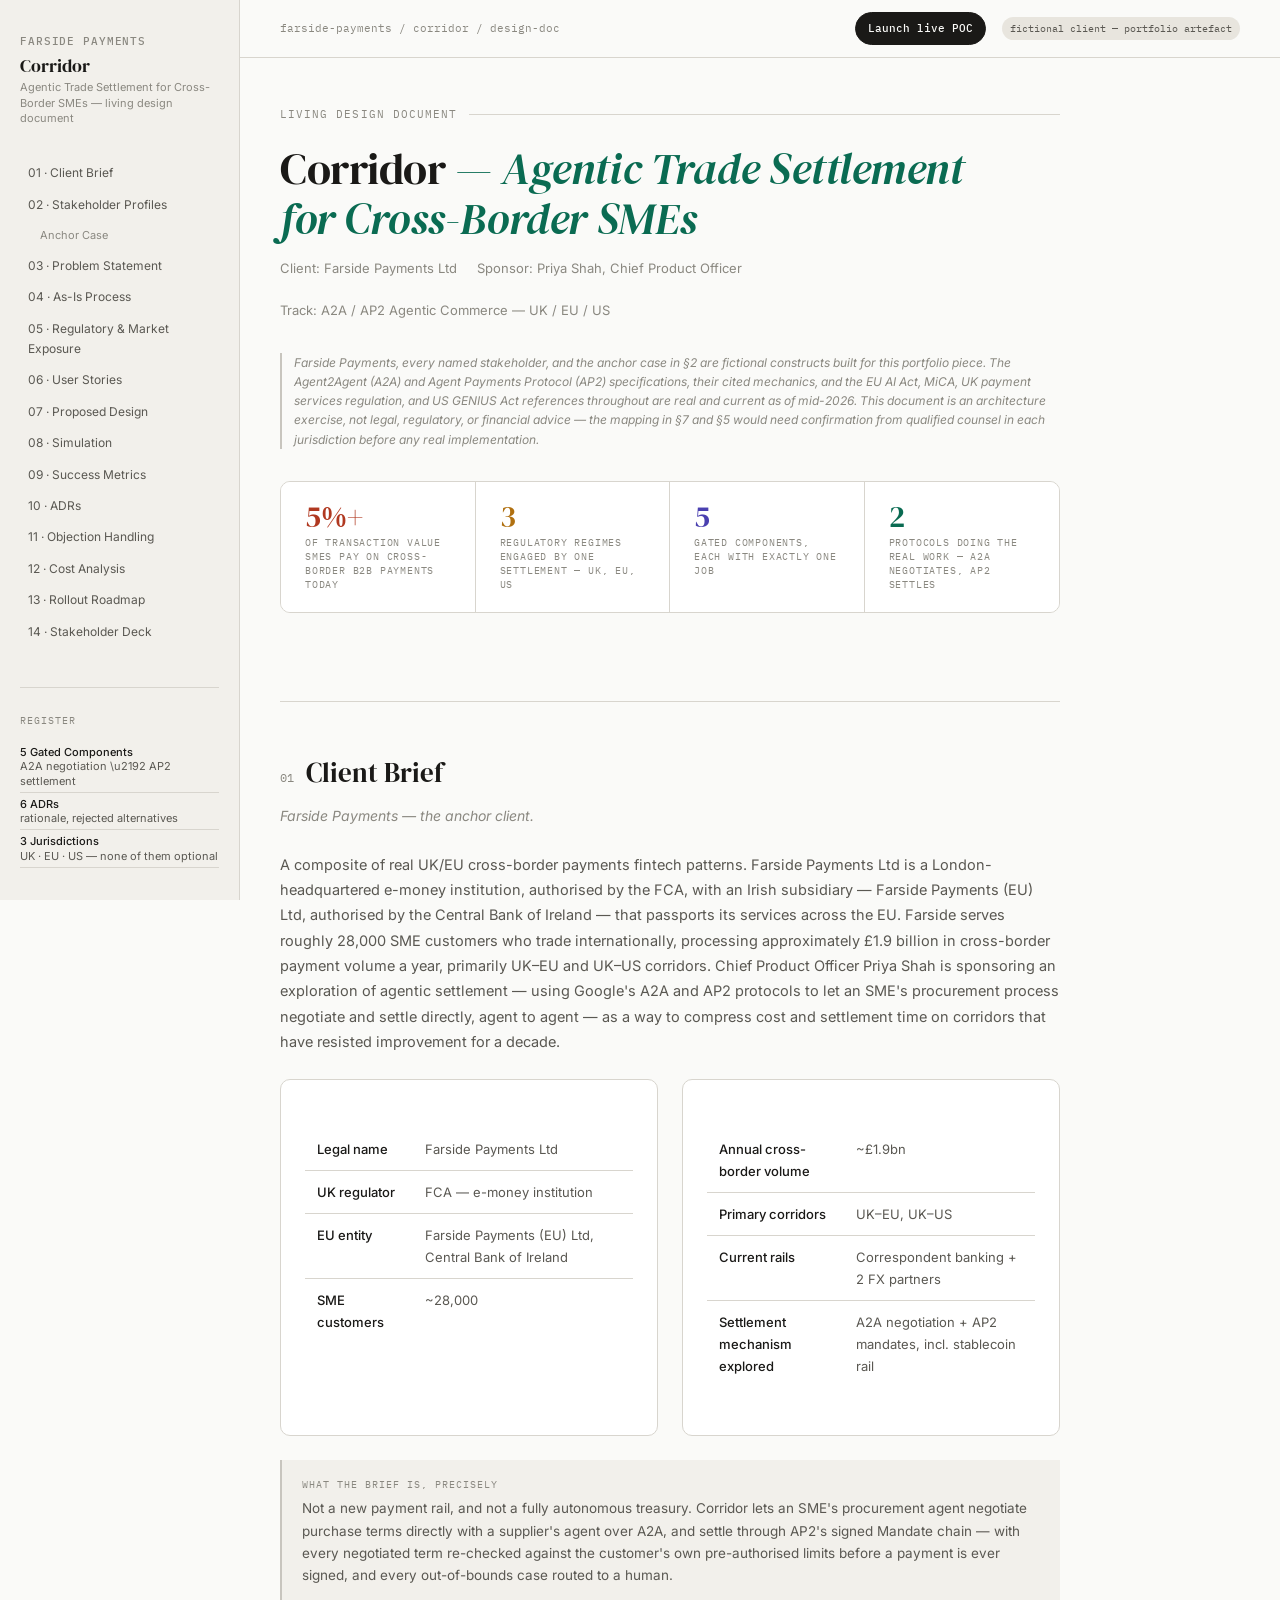
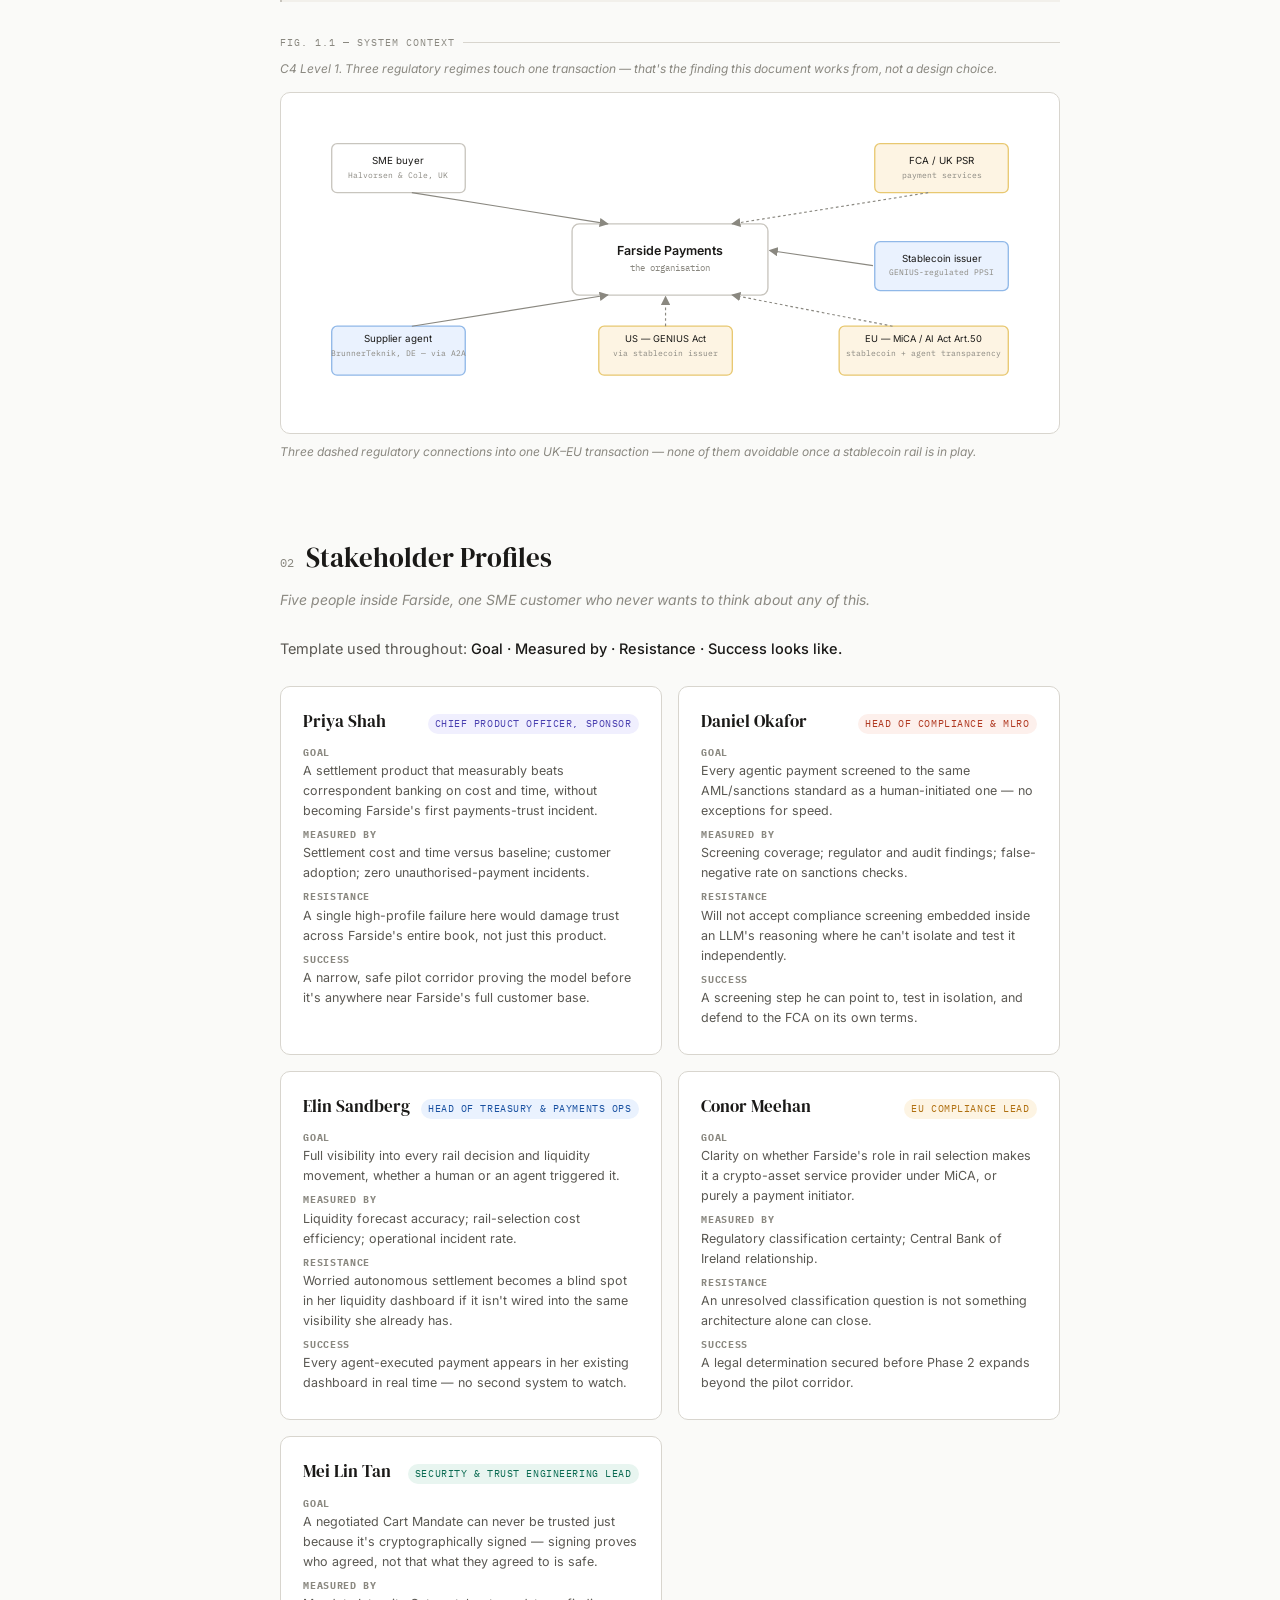
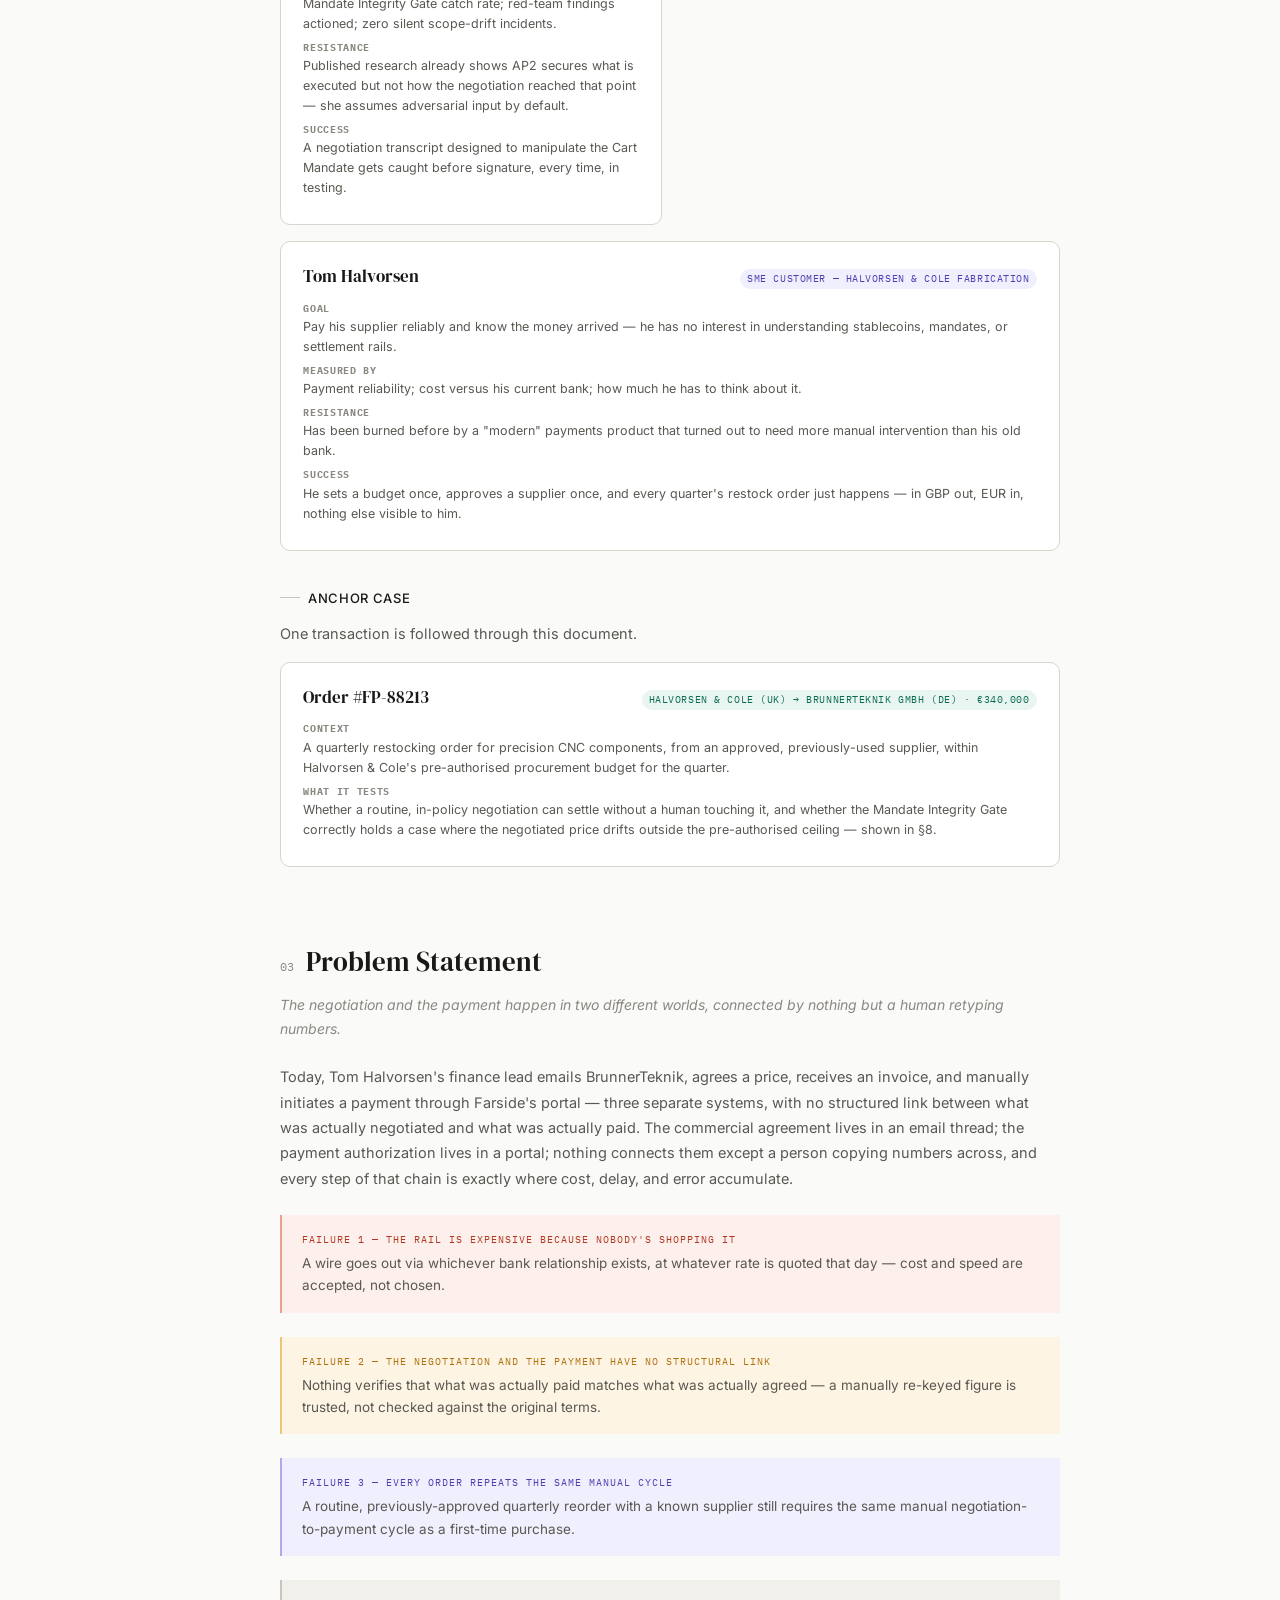
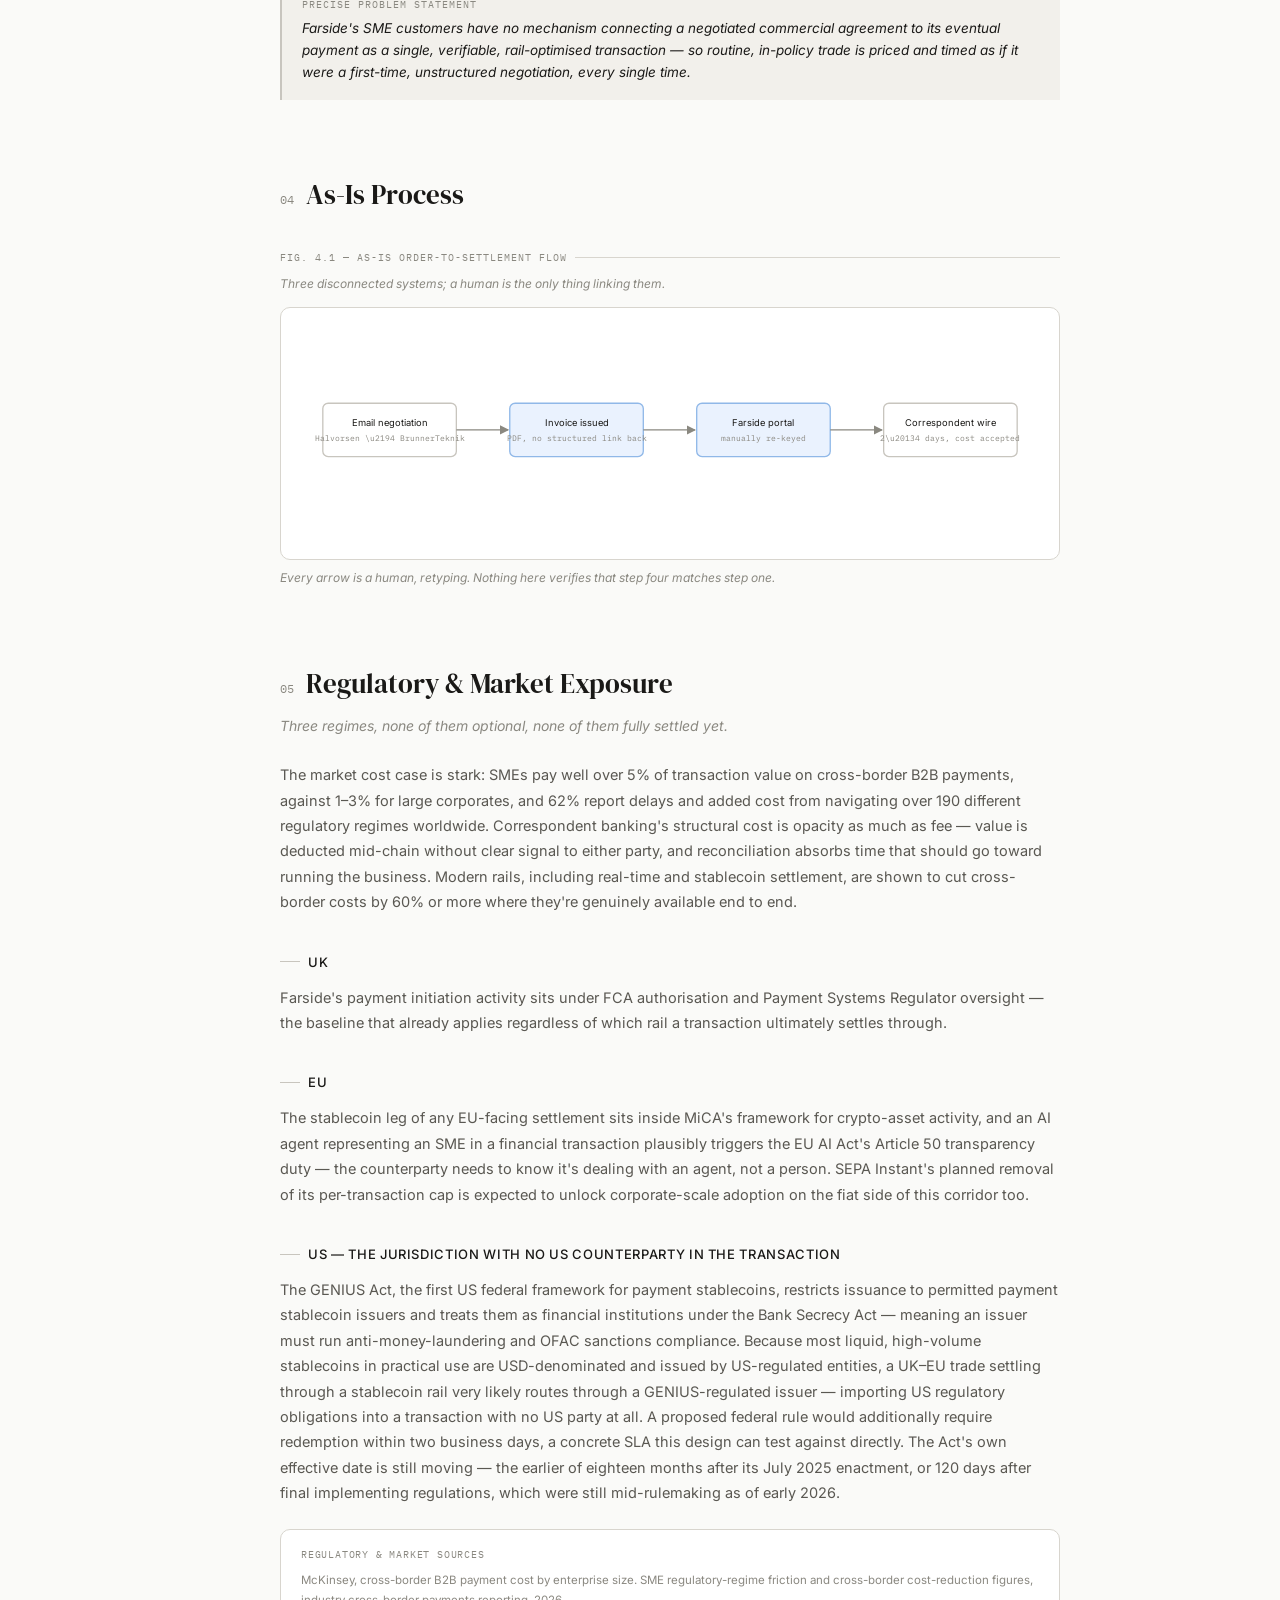
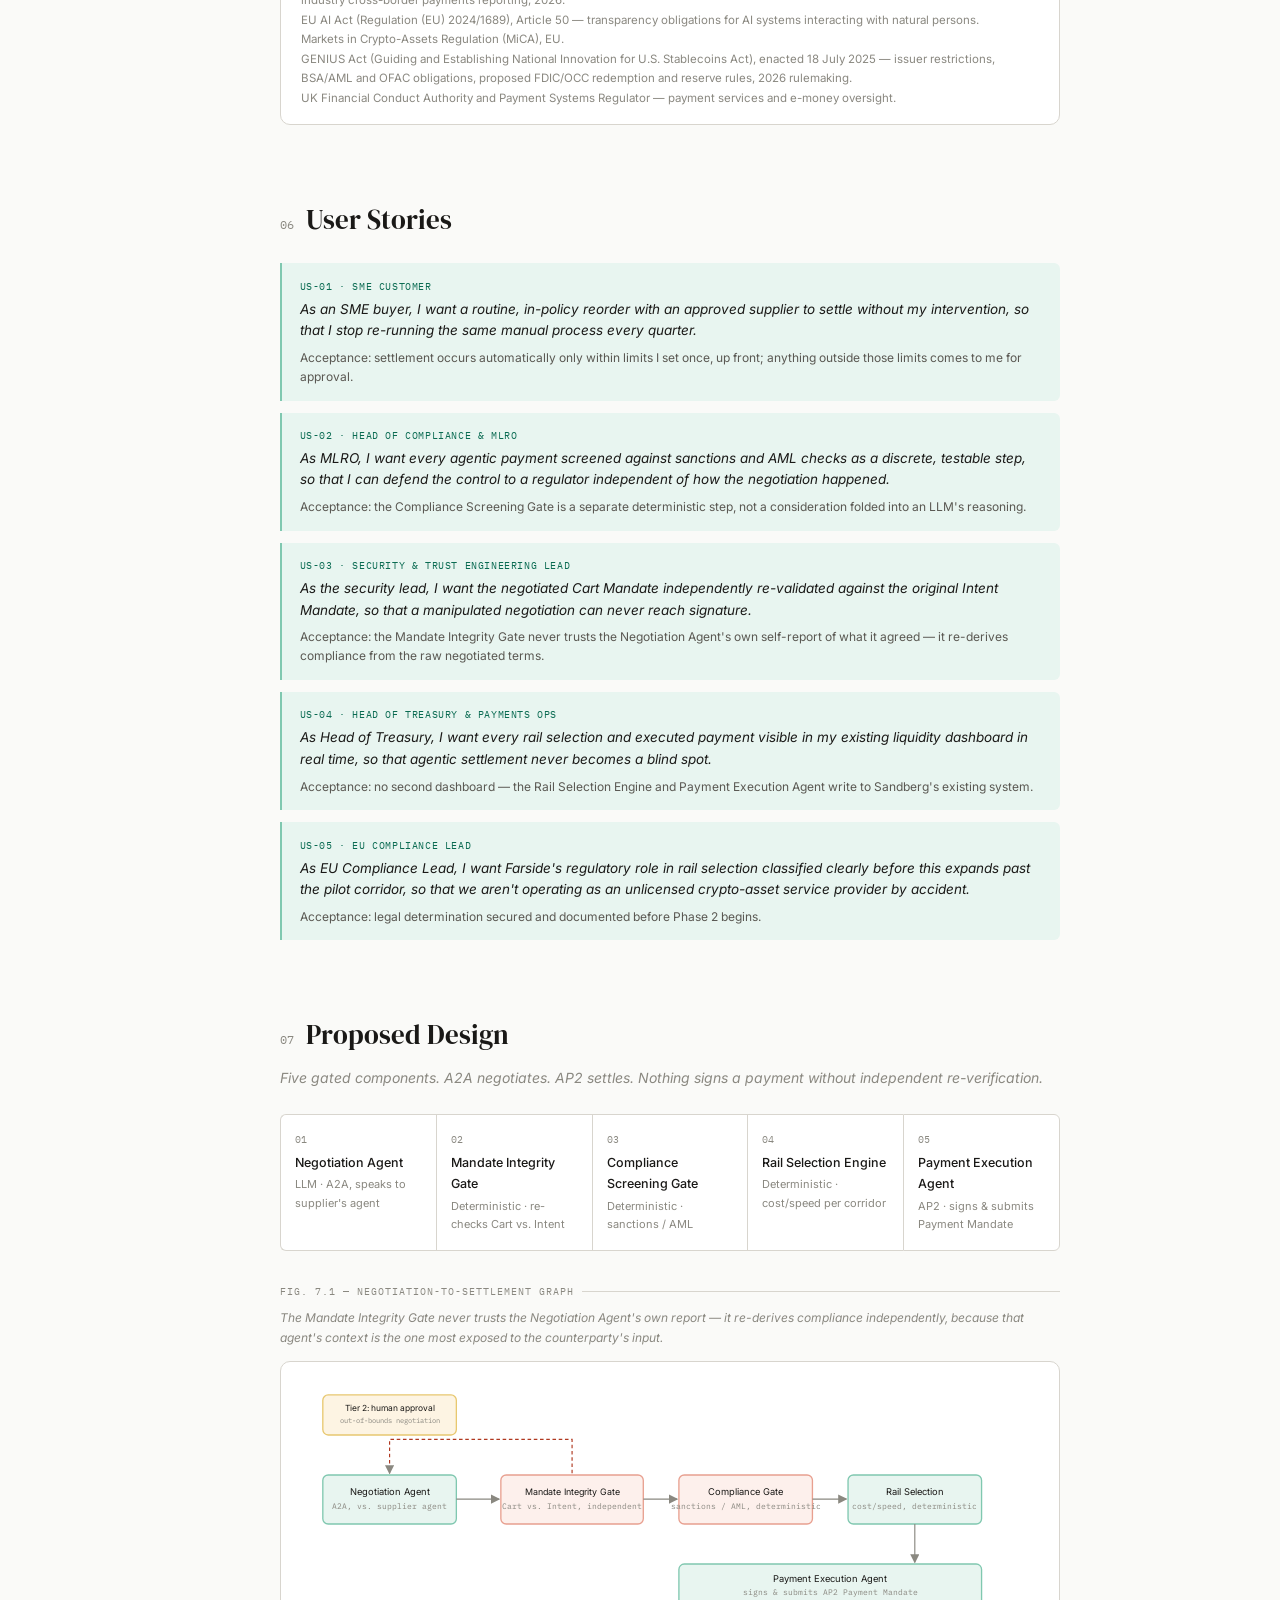
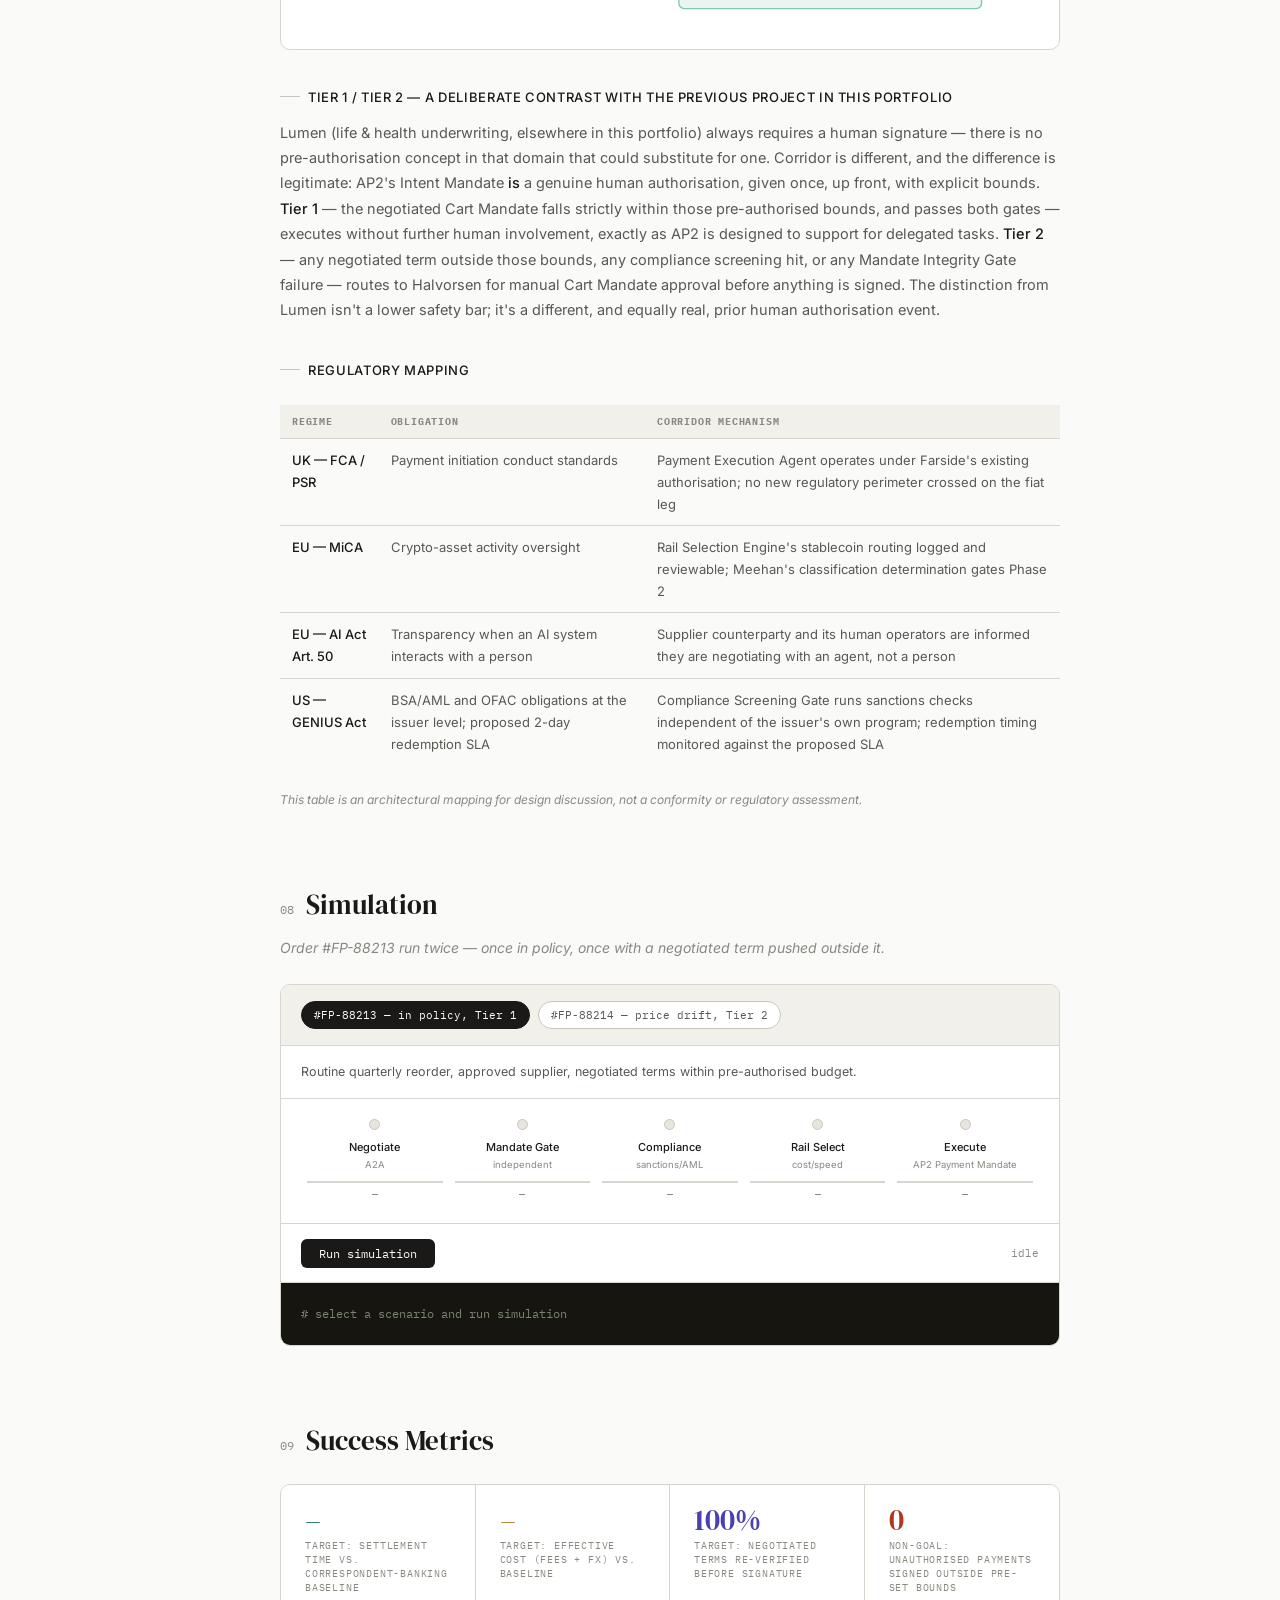
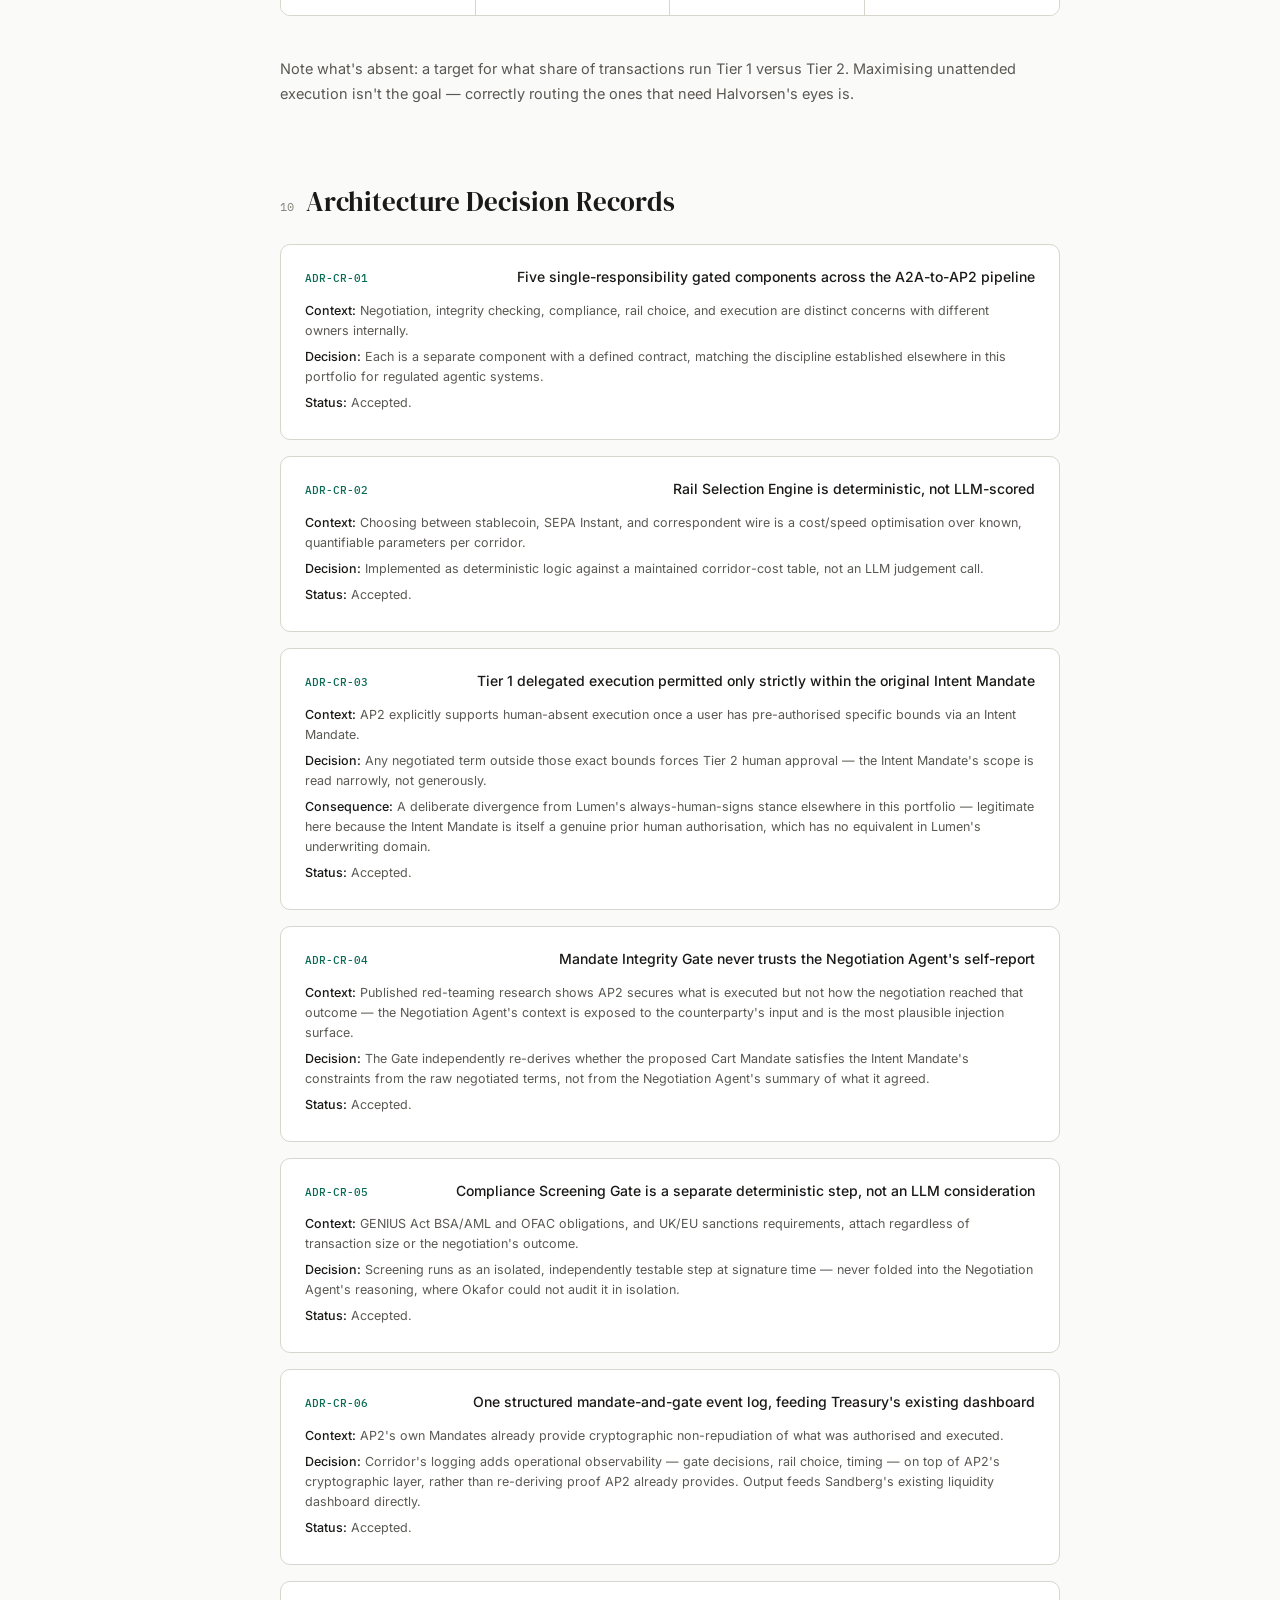
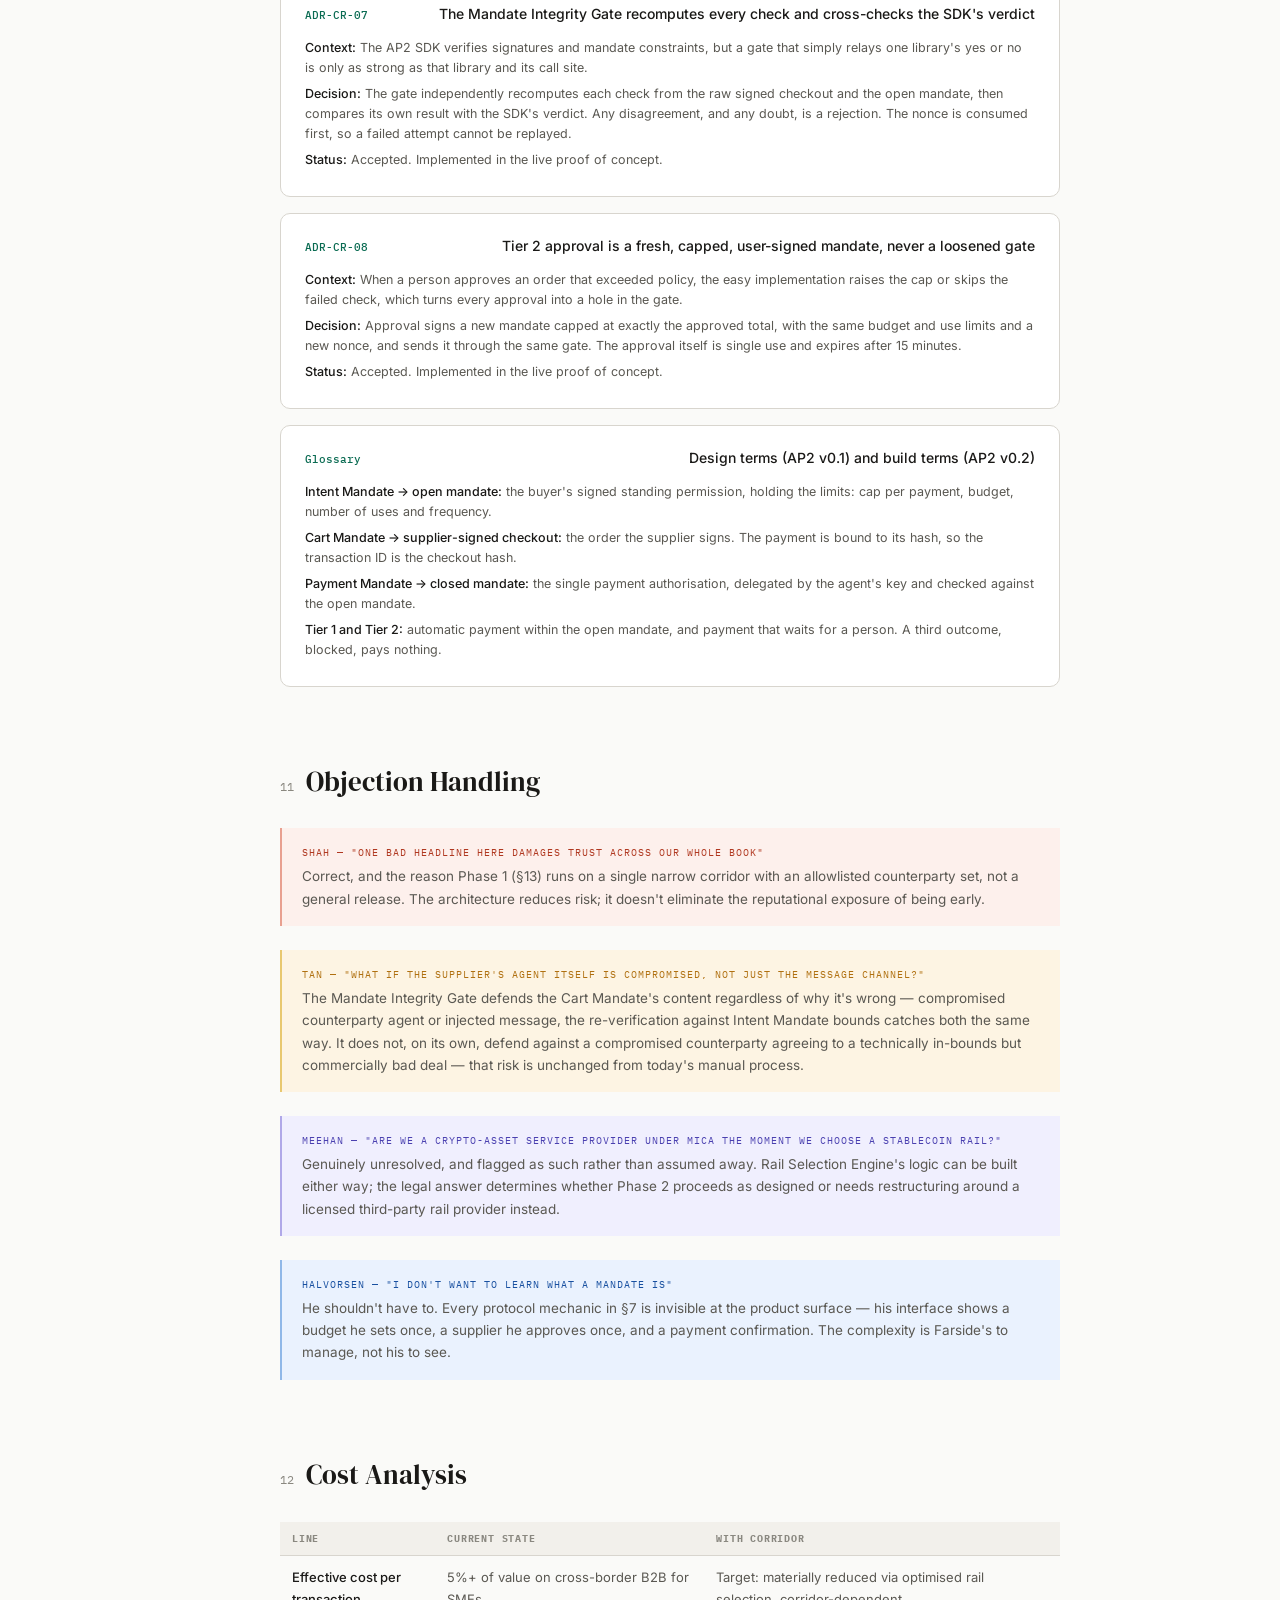
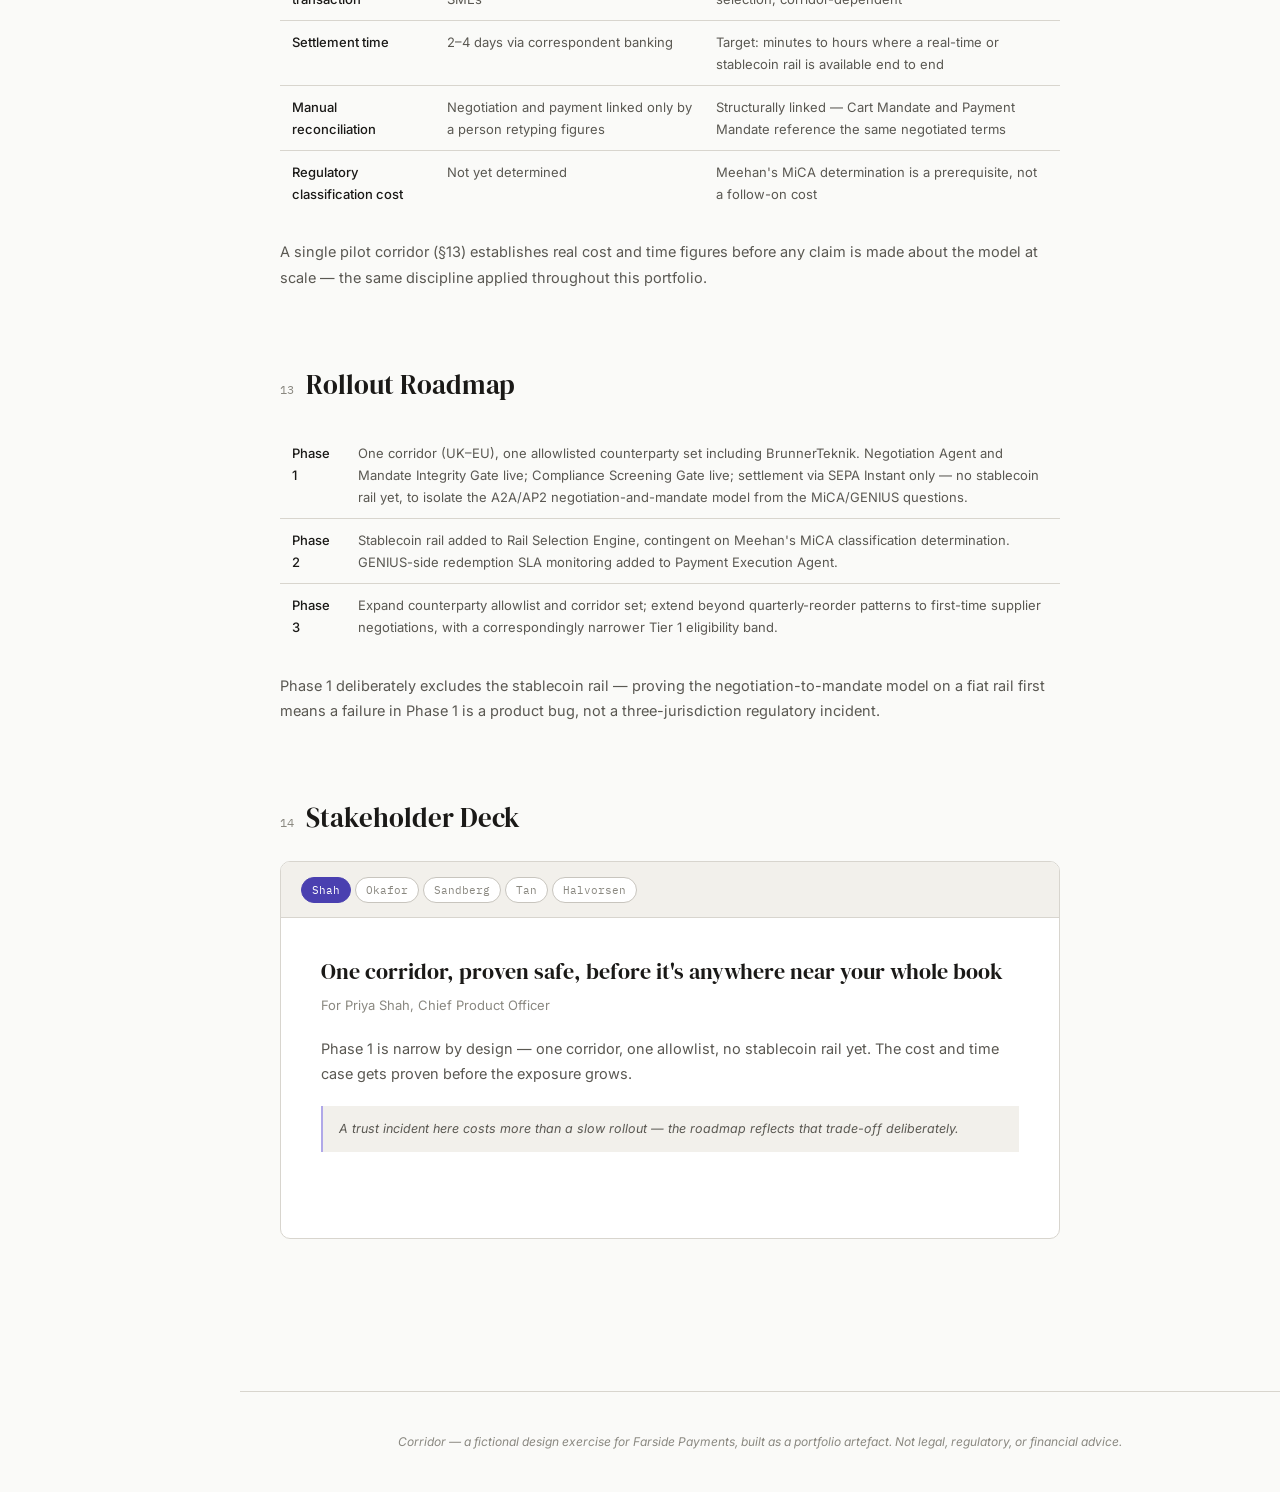
<file: index.html>
<!DOCTYPE html>
<html lang="en">
<head>
<meta charset="UTF-8"/>
<meta name="viewport" content="width=device-width, initial-scale=1.0"/>
<title>Corridor — Agentic Trade Settlement for Cross-Border SMEs, for Farside Payments</title>
<link rel="preconnect" href="https://fonts.googleapis.com"/>
<link rel="preconnect" href="https://fonts.gstatic.com" crossorigin/>
<link href="https://fonts.googleapis.com/css2?family=DM+Serif+Display:ital@0;1&family=IBM+Plex+Mono:wght@400;500&family=Inter:wght@400;500&display=swap" rel="stylesheet"/>
<style>
:root {
  --bg: #fafaf8; --bg2: #f2f0eb; --bg3: #e8e5de;
  --text: #1a1917; --text2: #5a5852; --text3: #8a8880;
  --border: #d8d5ce; --border2: #c8c5be;
  --amber: #b07010; --amber-bg: #fdf4e3; --amber-border: #e8c870;
  --teal: #0a6b52; --teal-bg: #e8f5f0; --teal-border: #80c8b0;
  --purple: #4a40b0; --purple-bg: #f0effe; --purple-border: #b0a8e8;
  --coral: #b03820; --coral-bg: #fdf0ec; --coral-border: #e8a090;
  --blue: #1850a0; --blue-bg: #eaf2fe; --blue-border: #90b8e8;
  --serif: 'DM Serif Display', Georgia, serif;
  --mono: 'IBM Plex Mono', monospace;
  --sans: 'Inter', system-ui, sans-serif;
  --r: 6px; --r-lg: 10px;
}
* { box-sizing: border-box; margin: 0; padding: 0; }
body { font-family: var(--sans); background: var(--bg); color: var(--text); font-size: 15px; line-height: 1.7; }
.page-wrap { display: grid; grid-template-columns: 240px 1fr; min-height: 100vh; }

.sidebar { position: sticky; top: 0; height: 100vh; overflow-y: auto; background: var(--bg2); border-right: 1px solid var(--border); padding: 2rem 1.25rem; display: flex; flex-direction: column; gap: 0; }
.sidebar-logo { font-family: var(--mono); font-size: 11px; font-weight: 500; color: var(--text3); letter-spacing: 0.08em; text-transform: uppercase; margin-bottom: 0.25rem; }
.sidebar-project { font-family: var(--serif); font-size: 18px; color: var(--text); margin-bottom: 0.25rem; line-height: 1.2; }
.sidebar-sub { font-size: 11px; color: var(--text3); margin-bottom: 2rem; line-height: 1.4; }
.sidebar-nav { list-style: none; display: flex; flex-direction: column; gap: 1px; }
.sidebar-nav a { display: block; font-size: 12px; color: var(--text2); text-decoration: none; padding: 5px 8px; border-radius: var(--r); transition: background 0.15s, color 0.15s; }
.sidebar-nav a:hover { background: var(--bg3); color: var(--text); }
.sidebar-nav a.active { background: var(--text); color: var(--bg); }
.sidebar-nav .sub { padding-left: 20px; font-size: 11px; color: var(--text3); }
.sidebar-nav .sub:hover { color: var(--text2); }
.stack-block { margin-top: auto; padding-top: 1.5rem; border-top: 1px solid var(--border); }
.stack-title { font-family: var(--mono); font-size: 10px; text-transform: uppercase; letter-spacing: 0.1em; color: var(--text3); margin-bottom: 0.75rem; }
.stack-item { font-size: 11px; color: var(--text2); padding: 4px 0; border-bottom: 1px solid var(--border); line-height: 1.3; }
.stack-item strong { display: block; color: var(--text); font-weight: 500; font-size: 11px; }

.main { padding: 0; }
.topbar { display: flex; align-items: center; justify-content: space-between; padding: 0.75rem 2.5rem; border-bottom: 1px solid var(--border); position: sticky; top: 0; background: rgba(250,250,248,0.95); backdrop-filter: blur(8px); z-index: 100; }
.topbar-breadcrumb { font-family: var(--mono); font-size: 11px; color: var(--text3); }
.topbar-right { display: flex; align-items: center; gap: 16px; }
.topbar-tag { font-family: var(--mono); font-size: 10px; padding: 3px 8px; background: var(--bg3); border-radius: 99px; color: var(--text2); }

.content { padding: 3rem 2.5rem 5rem; max-width: 860px; }

.doc-header { margin-bottom: 3rem; padding-bottom: 3rem; border-bottom: 1px solid var(--border); }
.doc-eyebrow { display: flex; align-items: center; gap: 12px; font-family: var(--mono); font-size: 10.5px; color: var(--text3); text-transform: uppercase; letter-spacing: 0.1em; margin-bottom: 1.25rem; }
.doc-eyebrow::after { content: ''; flex: 1; height: 1px; background: var(--border); }
.doc-title { font-family: var(--serif); font-size: clamp(28px, 4vw, 44px); font-weight: 400; line-height: 1.15; letter-spacing: -0.01em; color: var(--text); margin-bottom: 0.75rem; }
.doc-title em { font-style: italic; color: var(--teal); }
.doc-byline { font-size: 13px; color: var(--text3); display: flex; gap: 20px; flex-wrap: wrap; margin-bottom: 2rem; }
.doc-disclaimer { font-size: 12px; color: var(--text3); font-style: italic; border-left: 2px solid var(--border2); padding-left: 12px; margin-bottom: 2rem; line-height: 1.6; }

.stat-grid { display: grid; grid-template-columns: repeat(4, 1fr); gap: 0; border: 1px solid var(--border); border-radius: var(--r-lg); overflow: hidden; margin: 0 0 2.5rem; }
.stat-cell { padding: 1.25rem 1.5rem; border-right: 1px solid var(--border); background: white; }
.stat-cell:last-child { border-right: none; }
.stat-value { font-family: var(--serif); font-size: 30px; font-weight: 400; line-height: 1; margin-bottom: 4px; }
.stat-value.amber { color: var(--amber); }
.stat-value.teal { color: var(--teal); }
.stat-value.purple { color: var(--purple); }
.stat-value.coral { color: var(--coral); }
.stat-label { font-family: var(--mono); font-size: 10px; color: var(--text3); text-transform: uppercase; letter-spacing: 0.08em; line-height: 1.4; }

.section { margin-bottom: 4.5rem; scroll-margin-top: 90px; }
.section-heading { font-family: var(--serif); font-size: 27px; font-weight: 400; color: var(--text); margin-bottom: 1.25rem; display: flex; align-items: baseline; gap: 12px; }
.section-num { font-family: var(--mono); font-size: 12px; color: var(--text3); }
.section-kicker { font-style: italic; color: var(--text3); font-size: 14px; margin: -0.75rem 0 1.5rem; }
.subsection-heading { font-family: var(--sans); font-size: 13px; font-weight: 500; color: var(--text); margin: 2.25rem 0 0.75rem; text-transform: uppercase; letter-spacing: 0.05em; display: flex; align-items: center; gap: 8px; scroll-margin-top: 90px; }
.subsection-heading::before { content: ''; display: block; width: 20px; height: 1px; background: var(--border2); }
.body-text { font-size: 14.5px; line-height: 1.75; color: var(--text2); margin-bottom: 1rem; }
.body-text strong { color: var(--text); font-weight: 500; }
.body-text code { font-family: var(--mono); font-size: 12px; background: var(--bg3); padding: 1px 5px; border-radius: 3px; color: var(--text); }

.callout { border-left: 2px solid var(--border2); padding: 1rem 1.25rem; margin: 1.5rem 0; background: var(--bg2); }
.callout.amber { border-color: var(--amber-border); background: var(--amber-bg); }
.callout.teal { border-color: var(--teal-border); background: var(--teal-bg); }
.callout.purple { border-color: var(--purple-border); background: var(--purple-bg); }
.callout.blue { border-color: var(--blue-border); background: var(--blue-bg); }
.callout.coral { border-color: var(--coral-border); background: var(--coral-bg); }
.callout-label { font-family: var(--mono); font-size: 10px; text-transform: uppercase; letter-spacing: 0.1em; color: var(--text3); margin-bottom: 4px; }
.callout.amber .callout-label { color: var(--amber); }
.callout.teal .callout-label { color: var(--teal); }
.callout.purple .callout-label { color: var(--purple); }
.callout.blue .callout-label { color: var(--blue); }
.callout.coral .callout-label { color: var(--coral); }
.callout-body { font-size: 13.5px; line-height: 1.65; color: var(--text2); }
.callout-body em { color: var(--text); font-style: italic; }

.figure { margin: 2rem 0; }
.figure-label { font-family: var(--mono); font-size: 10px; text-transform: uppercase; letter-spacing: 0.1em; color: var(--text3); margin-bottom: 0.5rem; display: flex; align-items: center; gap: 8px; }
.figure-label::after { content: ''; flex: 1; height: 1px; background: var(--border); }
.figure-sublabel { font-size: 12px; color: var(--text3); font-style: italic; margin-bottom: 0.75rem; }
.figure-body { border: 1px solid var(--border); border-radius: var(--r-lg); background: white; padding: 1.5rem; overflow-x: auto; }
.figure-note { font-size: 12px; color: var(--text3); margin-top: 0.5rem; font-style: italic; }

.comp-table { width: 100%; border-collapse: collapse; font-size: 13px; margin: 1.5rem 0; }
.comp-table th { font-family: var(--mono); font-size: 10px; text-transform: uppercase; letter-spacing: 0.08em; color: var(--text3); padding: 8px 12px; border-bottom: 1px solid var(--border); text-align: left; background: var(--bg2); }
.comp-table td { padding: 10px 12px; border-bottom: 1px solid var(--border); color: var(--text2); vertical-align: top; }
.comp-table td:first-child { font-weight: 500; color: var(--text); }
.comp-table tr:last-child td { border-bottom: none; }

.card-grid { display: grid; grid-template-columns: repeat(2, 1fr); gap: 1rem; margin: 1.5rem 0; }
.p-card { border: 1px solid var(--border); border-radius: var(--r-lg); background: white; padding: 1.25rem 1.4rem; scroll-margin-top: 90px; }
.p-card-head { display: flex; justify-content: space-between; align-items: baseline; margin-bottom: 0.6rem; }
.p-card-name { font-family: var(--serif); font-size: 17px; color: var(--text); }
.p-card-tag { font-family: var(--mono); font-size: 9.5px; text-transform: uppercase; letter-spacing: 0.06em; padding: 2px 7px; border-radius: 99px; }
.p-card-field { font-size: 12.5px; line-height: 1.6; margin-bottom: 6px; color: var(--text2); }
.p-card-field strong { display: block; font-family: var(--mono); font-size: 9.5px; text-transform: uppercase; letter-spacing: 0.07em; color: var(--text3); margin-bottom: 1px; }

.adr-card { border: 1px solid var(--border); border-radius: var(--r-lg); background: white; padding: 1.25rem 1.5rem; margin-bottom: 1rem; scroll-margin-top: 90px; }
.adr-head { display: flex; justify-content: space-between; align-items: baseline; margin-bottom: 0.75rem; flex-wrap: wrap; gap: 8px; }
.adr-id { font-family: var(--mono); font-size: 11px; color: var(--teal); font-weight: 500; }
.adr-title { font-family: var(--sans); font-size: 14px; font-weight: 500; color: var(--text); }
.adr-row { font-size: 12.5px; line-height: 1.6; color: var(--text2); margin-bottom: 6px; }
.adr-row strong { color: var(--text); font-weight: 500; }

.us-card { border-left: 2px solid var(--teal-border); background: var(--teal-bg); border-radius: 0 var(--r) var(--r) 0; padding: 0.9rem 1.1rem; margin-bottom: 0.75rem; }
.us-id { font-family: var(--mono); font-size: 10px; color: var(--teal); text-transform: uppercase; letter-spacing: 0.06em; margin-bottom: 4px; }
.us-story { font-size: 13.5px; color: var(--text); line-height: 1.6; margin-bottom: 6px; font-style: italic; }
.us-ac { font-size: 12px; color: var(--text2); line-height: 1.6; }

.pipeline-steps { display: flex; gap: 0; margin: 1.5rem 0; align-items: stretch; flex-wrap: wrap; }
.pipe-step { flex: 1; min-width: 140px; border: 1px solid var(--border); border-right: none; padding: 1rem 0.875rem; background: white; position: relative; }
.pipe-step:last-child { border-right: 1px solid var(--border); border-radius: 0 var(--r) var(--r) 0; }
.pipe-step:first-child { border-radius: var(--r) 0 0 var(--r); }
.pipe-num { font-family: var(--mono); font-size: 10px; color: var(--text3); margin-bottom: 4px; }
.pipe-name { font-family: var(--sans); font-size: 12.5px; font-weight: 500; color: var(--text); margin-bottom: 2px; }
.pipe-owner { font-size: 11px; color: var(--text3); }

.sim-box { border: 1px solid var(--border); border-radius: var(--r-lg); background: white; overflow: hidden; }
.sim-scenarios { display: flex; gap: 8px; padding: 1rem 1.25rem; border-bottom: 1px solid var(--border); flex-wrap: wrap; background: var(--bg2); }
.scenario-btn { font-family: var(--mono); font-size: 11px; padding: 6px 12px; border: 1px solid var(--border2); border-radius: 99px; background: white; color: var(--text2); cursor: pointer; transition: all 0.15s; }
.scenario-btn:hover { border-color: var(--teal-border); color: var(--teal); }
.scenario-btn.active { background: var(--text); color: var(--bg); border-color: var(--text); }
.sim-desc { padding: 1rem 1.25rem; font-size: 12.5px; color: var(--text2); line-height: 1.6; border-bottom: 1px solid var(--border); }
.sim-stages { display: flex; padding: 1.25rem; gap: 0; border-bottom: 1px solid var(--border); flex-wrap: wrap; }
.sim-stage { flex: 1; min-width: 90px; text-align: center; position: relative; padding: 0 6px; }
.stage-dot { width: 11px; height: 11px; border-radius: 50%; background: var(--bg3); border: 1px solid var(--border2); margin: 0 auto 8px; transition: all 0.2s; }
.stage-dot.running { background: var(--amber); border-color: var(--amber); animation: pulse 0.8s infinite; }
.stage-dot.done { background: var(--teal); border-color: var(--teal); }
.stage-dot.blocked { background: var(--coral); border-color: var(--coral); }
@keyframes pulse { 0%,100% { opacity:1; } 50% { opacity:0.4; } }
.stage-name { font-family: var(--sans); font-size: 11px; font-weight: 500; color: var(--text); }
.stage-owner { font-size: 9.5px; color: var(--text3); margin-top: 1px; }
.stage-bar { height: 2px; background: var(--border); margin-top: 8px; overflow: hidden; }
.stage-bar-fill { height: 100%; width: 0; background: var(--teal); transition: width 0.4s; }
.stage-timing { font-family: var(--mono); font-size: 9.5px; color: var(--text3); margin-top: 4px; }
.stage-timing.done { color: var(--teal); }
.sim-controls { display: flex; align-items: center; justify-content: space-between; padding: 0.9rem 1.25rem; border-bottom: 1px solid var(--border); }
.run-btn { font-family: var(--mono); font-size: 12px; padding: 7px 18px; background: var(--text); color: var(--bg); border: none; border-radius: var(--r); cursor: pointer; }
.run-btn:disabled { opacity: 0.5; cursor: not-allowed; }
.sim-status { font-family: var(--mono); font-size: 11px; color: var(--text3); }
.sim-status.running { color: var(--amber); }
.sim-status.done { color: var(--teal); }
.sim-output { font-family: var(--mono); font-size: 12px; line-height: 1.8; padding: 1.25rem; background: #16150f; color: #d8d5ce; max-height: 340px; overflow-y: auto; }
.out-line { display: block; }
.out-comment { color: #7a8570; }
.out-warn { color: #d8a84a; }
.out-key { color: #8ba8c8; }
.out-val { color: #d8d5ce; }

.carousel { border: 1px solid var(--border); border-radius: var(--r-lg); background: white; overflow: hidden; }
.carousel-nav { display: flex; gap: 4px; padding: 0.9rem 1.25rem; border-bottom: 1px solid var(--border); background: var(--bg2); overflow-x: auto; }
.slide-btn { font-family: var(--mono); font-size: 10.5px; padding: 5px 10px; border: 1px solid var(--border2); border-radius: 99px; background: white; color: var(--text3); cursor: pointer; white-space: nowrap; }
.slide-btn.active { background: var(--purple); color: white; border-color: var(--purple); }
.slide-panel { display: none; padding: 2.5rem; min-height: 320px; }
.slide-panel.active { display: block; }
.slide-headline { font-family: var(--serif); font-size: 22px; color: var(--text); margin-bottom: 0.5rem; line-height: 1.25; }
.slide-sub { font-size: 13px; color: var(--text3); margin-bottom: 1.25rem; }
.slide-note { font-size: 12.5px; color: var(--text2); background: var(--bg2); border-left: 2px solid var(--purple-border); padding: 0.75rem 1rem; margin-top: 1.25rem; font-style: italic; }

.cost-summary { display: flex; gap: 1rem; align-items: flex-start; border: 1px solid var(--border); border-radius: var(--r-lg); background: var(--bg2); padding: 1.25rem 1.5rem; margin: 1.5rem 0; }
.cost-summary-icon { color: var(--amber); flex-shrink: 0; margin-top: 2px; }
.cost-summary-body { font-size: 13.5px; line-height: 1.7; color: var(--text2); }
.sources-note { margin: 1.5rem 0; padding: 1rem 1.25rem; border: 1px solid var(--border); border-radius: var(--r-lg); background: white; }
.sources-note-label { font-family: var(--mono); font-size: 10px; text-transform: uppercase; letter-spacing: 0.08em; color: var(--text3); margin-bottom: 0.5rem; }
.sources-note-body { font-size: 11.5px; color: var(--text3); line-height: 1.7; }

.dbox { fill: white; stroke: var(--border2); stroke-width: 1.5; }
.dbox-agent { fill: var(--teal-bg); stroke: var(--teal-border); stroke-width: 1.5; }
.dbox-ext { fill: var(--blue-bg); stroke: var(--blue-border); stroke-width: 1.5; }
.dbox-reg { fill: var(--amber-bg); stroke: var(--amber-border); stroke-width: 1.5; }
.dbox-gate { fill: var(--coral-bg); stroke: var(--coral-border); stroke-width: 1.5; }
.dtext { font-family: 'Inter', sans-serif; fill: var(--text); }
.dtext-sm { font-family: 'IBM Plex Mono', monospace; fill: var(--text3); }
.darrow { stroke: var(--text3); stroke-width: 1.3; fill: none; marker-end: url(#arrow); }
.darrow-dash { stroke: var(--coral); stroke-width: 1.3; fill: none; stroke-dasharray: 4 3; marker-end: url(#arrow); }

footer.doc-footer { border-top: 1px solid var(--border); padding: 2.5rem; text-align: center; font-size: 12px; color: var(--text3); font-style: italic; }

@media (max-width: 900px) {
  .page-wrap { grid-template-columns: 1fr; }
  .sidebar { position: relative; height: auto; }
  .card-grid { grid-template-columns: 1fr; }
  .stat-grid { grid-template-columns: repeat(2,1fr); }
}
.launch-btn { font-family: var(--mono); font-size: 11px; font-weight: 500; text-decoration: none; padding: 6px 12px; border-radius: 99px; background: var(--text); color: var(--bg); border: 1px solid var(--text); transition: background 0.15s, color 0.15s; }
.launch-btn:hover { background: var(--teal); border-color: var(--teal); }
.launch-btn[aria-disabled="true"] { background: transparent; color: var(--text3); border-color: var(--border2); pointer-events: none; }
</style>
</head>
<body>
<div class="page-wrap">

<nav class="sidebar">
  <div class="sidebar-logo">Farside Payments</div>
  <div class="sidebar-project">Corridor</div>
  <div class="sidebar-sub">Agentic Trade Settlement for Cross-Border SMEs — living design document</div>
  <ul class="sidebar-nav">
    <li><a href="#s1">01 · Client Brief</a></li>
    <li><a href="#s2">02 · Stakeholder Profiles</a></li>
    <li><a href="#s2-anchor" class="sub">Anchor Case</a></li>
    <li><a href="#s3">03 · Problem Statement</a></li>
    <li><a href="#s4">04 · As-Is Process</a></li>
    <li><a href="#s5">05 · Regulatory &amp; Market Exposure</a></li>
    <li><a href="#s6">06 · User Stories</a></li>
    <li><a href="#s7">07 · Proposed Design</a></li>
    <li><a href="#s8">08 · Simulation</a></li>
    <li><a href="#s9">09 · Success Metrics</a></li>
    <li><a href="#s10">10 · ADRs</a></li>
    <li><a href="#s11">11 · Objection Handling</a></li>
    <li><a href="#s12">12 · Cost Analysis</a></li>
    <li><a href="#s13">13 · Rollout Roadmap</a></li>
    <li><a href="#s14">14 · Stakeholder Deck</a></li>
  </ul>
  <div class="stack-block">
    <div class="stack-title">Register</div>
    <div class="stack-item"><strong>5 Gated Components</strong>A2A negotiation \u2192 AP2 settlement</div>
    <div class="stack-item"><strong>6 ADRs</strong>rationale, rejected alternatives</div>
    <div class="stack-item"><strong>3 Jurisdictions</strong>UK · EU · US — none of them optional</div>
  </div>
</nav>

<div class="main">
  <div class="topbar">
    <div class="topbar-breadcrumb">farside-payments / corridor / design-doc</div>
    <div class="topbar-right">
    <a id="launch-poc" class="launch-btn" href="#" aria-disabled="true" rel="noopener">Launch live POC</a><span class="topbar-tag">fictional client — portfolio artefact</span></div>
  </div>

  <div class="content">

  <header class="doc-header" id="top">
    <div class="doc-eyebrow">Living design document</div>
    <h1 class="doc-title">Corridor <em>— Agentic Trade Settlement<br/>for Cross-Border SMEs</em></h1>
    <div class="doc-byline">
      <span>Client: Farside Payments Ltd</span>
      <span>Sponsor: Priya Shah, Chief Product Officer</span>
      <span>Track: A2A / AP2 Agentic Commerce — UK / EU / US</span>
    </div>
    <div class="doc-disclaimer">Farside Payments, every named stakeholder, and the anchor case in §2 are fictional constructs built for this portfolio piece. The Agent2Agent (A2A) and Agent Payments Protocol (AP2) specifications, their cited mechanics, and the EU AI Act, MiCA, UK payment services regulation, and US GENIUS Act references throughout are real and current as of mid-2026. This document is an architecture exercise, not legal, regulatory, or financial advice — the mapping in §7 and §5 would need confirmation from qualified counsel in each jurisdiction before any real implementation.</div>
    <div class="stat-grid">
      <div class="stat-cell"><div class="stat-value coral">5%+</div><div class="stat-label">Of transaction value SMEs pay on cross-border B2B payments today</div></div>
      <div class="stat-cell"><div class="stat-value amber">3</div><div class="stat-label">Regulatory regimes engaged by one settlement — UK, EU, US</div></div>
      <div class="stat-cell"><div class="stat-value purple">5</div><div class="stat-label">Gated components, each with exactly one job</div></div>
      <div class="stat-cell"><div class="stat-value teal">2</div><div class="stat-label">Protocols doing the real work — A2A negotiates, AP2 settles</div></div>
    </div>
  </header>

  <!-- ============ SECTION 1 ============ -->
  <section class="section" id="s1">
    <h2 class="section-heading"><span class="section-num">01</span> Client Brief</h2>
    <p class="section-kicker">Farside Payments — the anchor client.</p>

    <p class="body-text">A composite of real UK/EU cross-border payments fintech patterns. Farside Payments Ltd is a London-headquartered e-money institution, authorised by the FCA, with an Irish subsidiary — Farside Payments (EU) Ltd, authorised by the Central Bank of Ireland — that passports its services across the EU. Farside serves roughly 28,000 SME customers who trade internationally, processing approximately £1.9 billion in cross-border payment volume a year, primarily UK–EU and UK–US corridors. Chief Product Officer Priya Shah is sponsoring an exploration of agentic settlement — using Google's A2A and AP2 protocols to let an SME's procurement process negotiate and settle directly, agent to agent — as a way to compress cost and settlement time on corridors that have resisted improvement for a decade.</p>

    <div style="display:grid; grid-template-columns:1fr 1fr; gap:1.5rem; margin:1.5rem 0;">
      <div class="figure-body">
        <table class="comp-table">
          <tr><td>Legal name</td><td>Farside Payments Ltd</td></tr>
          <tr><td>UK regulator</td><td>FCA — e-money institution</td></tr>
          <tr><td>EU entity</td><td>Farside Payments (EU) Ltd, Central Bank of Ireland</td></tr>
          <tr><td>SME customers</td><td>~28,000</td></tr>
        </table>
      </div>
      <div class="figure-body">
        <table class="comp-table">
          <tr><td>Annual cross-border volume</td><td>~£1.9bn</td></tr>
          <tr><td>Primary corridors</td><td>UK–EU, UK–US</td></tr>
          <tr><td>Current rails</td><td>Correspondent banking + 2 FX partners</td></tr>
          <tr><td>Settlement mechanism explored</td><td>A2A negotiation + AP2 mandates, incl. stablecoin rail</td></tr>
        </table>
      </div>
    </div>

    <div class="callout">
      <div class="callout-label">What the brief is, precisely</div>
      <div class="callout-body">Not a new payment rail, and not a fully autonomous treasury. Corridor lets an SME's procurement agent negotiate purchase terms directly with a supplier's agent over A2A, and settle through AP2's signed Mandate chain — with every negotiated term re-checked against the customer's own pre-authorised limits before a payment is ever signed, and every out-of-bounds case routed to a human.</div>
    </div>

    <div class="figure">
      <div class="figure-label">Fig. 1.1 — System Context</div>
      <div class="figure-sublabel">C4 Level 1. Three regulatory regimes touch one transaction — that's the finding this document works from, not a design choice.</div>
      <div class="figure-body">
        <svg viewBox="0 0 820 320" width="100%">
          <defs><marker id="arrow" markerWidth="8" markerHeight="8" refX="7" refY="4" orient="auto"><path d="M0,0 L8,4 L0,8 Z" fill="var(--text3)"/></marker></defs>
          <rect x="300" y="120" width="220" height="80" rx="8" class="dbox" stroke-width="2"/>
          <text x="410" y="155" text-anchor="middle" class="dtext" font-size="14" font-weight="600">Farside Payments</text>
          <text x="410" y="173" text-anchor="middle" class="dtext-sm" font-size="10">the organisation</text>

          <rect x="30" y="30" width="150" height="55" rx="6" class="dbox"/>
          <text x="105" y="53" text-anchor="middle" class="dtext" font-size="11">SME buyer</text>
          <text x="105" y="68" text-anchor="middle" class="dtext-sm" font-size="9">Halvorsen &amp; Cole, UK</text>
          <path d="M120,85 L340,120" class="darrow"/>

          <rect x="30" y="235" width="150" height="55" rx="6" class="dbox-ext"/>
          <text x="105" y="253" text-anchor="middle" class="dtext" font-size="11">Supplier agent</text>
          <text x="105" y="268" text-anchor="middle" class="dtext-sm" font-size="9">BrunnerTeknik, DE — via A2A</text>
          <path d="M120,235 L340,200" class="darrow"/>

          <rect x="640" y="30" width="150" height="55" rx="6" class="dbox-reg"/>
          <text x="715" y="53" text-anchor="middle" class="dtext" font-size="11">FCA / UK PSR</text>
          <text x="715" y="68" text-anchor="middle" class="dtext-sm" font-size="9">payment services</text>
          <path d="M700,85 L480,120" class="darrow" stroke-dasharray="3 3"/>

          <rect x="600" y="235" width="190" height="55" rx="6" class="dbox-reg"/>
          <text x="695" y="253" text-anchor="middle" class="dtext" font-size="10.5">EU — MiCA / AI Act Art.50</text>
          <text x="695" y="268" text-anchor="middle" class="dtext-sm" font-size="9">stablecoin + agent transparency</text>
          <path d="M660,235 L480,200" class="darrow" stroke-dasharray="3 3"/>

          <rect x="330" y="235" width="150" height="55" rx="6" class="dbox-reg"/>
          <text x="405" y="253" text-anchor="middle" class="dtext" font-size="10.5">US — GENIUS Act</text>
          <text x="405" y="268" text-anchor="middle" class="dtext-sm" font-size="9">via stablecoin issuer</text>
          <path d="M405,235 L405,202" class="darrow" stroke-dasharray="3 3"/>

          <rect x="640" y="140" width="150" height="55" rx="6" class="dbox-ext"/>
          <text x="715" y="163" text-anchor="middle" class="dtext" font-size="11">Stablecoin issuer</text>
          <text x="715" y="178" text-anchor="middle" class="dtext-sm" font-size="9">GENIUS-regulated PPSI</text>
          <path d="M638,167 L522,150" class="darrow"/>
        </svg>
      </div>
      <div class="figure-note">Three dashed regulatory connections into one UK–EU transaction — none of them avoidable once a stablecoin rail is in play.</div>
    </div>
  </section>

  <!-- ============ SECTION 2 ============ -->
  <section class="section" id="s2">
    <h2 class="section-heading"><span class="section-num">02</span> Stakeholder Profiles</h2>
    <p class="section-kicker">Five people inside Farside, one SME customer who never wants to think about any of this.</p>
    <p class="body-text">Template used throughout: <strong>Goal · Measured by · Resistance · Success looks like.</strong></p>

    <div class="card-grid">
      <div class="p-card" id="p-shah"><div class="p-card-head"><span class="p-card-name">Priya Shah</span><span class="p-card-tag" style="background:var(--purple-bg);color:var(--purple)">Chief Product Officer, Sponsor</span></div>
        <div class="p-card-field"><strong>Goal</strong>A settlement product that measurably beats correspondent banking on cost and time, without becoming Farside's first payments-trust incident.</div>
        <div class="p-card-field"><strong>Measured by</strong>Settlement cost and time versus baseline; customer adoption; zero unauthorised-payment incidents.</div>
        <div class="p-card-field"><strong>Resistance</strong>A single high-profile failure here would damage trust across Farside's entire book, not just this product.</div>
        <div class="p-card-field"><strong>Success</strong>A narrow, safe pilot corridor proving the model before it's anywhere near Farside's full customer base.</div></div>

      <div class="p-card" id="p-okafor"><div class="p-card-head"><span class="p-card-name">Daniel Okafor</span><span class="p-card-tag" style="background:var(--coral-bg);color:var(--coral)">Head of Compliance &amp; MLRO</span></div>
        <div class="p-card-field"><strong>Goal</strong>Every agentic payment screened to the same AML/sanctions standard as a human-initiated one — no exceptions for speed.</div>
        <div class="p-card-field"><strong>Measured by</strong>Screening coverage; regulator and audit findings; false-negative rate on sanctions checks.</div>
        <div class="p-card-field"><strong>Resistance</strong>Will not accept compliance screening embedded inside an LLM's reasoning where he can't isolate and test it independently.</div>
        <div class="p-card-field"><strong>Success</strong>A screening step he can point to, test in isolation, and defend to the FCA on its own terms.</div></div>

      <div class="p-card" id="p-sandberg"><div class="p-card-head"><span class="p-card-name">Elin Sandberg</span><span class="p-card-tag" style="background:var(--blue-bg);color:var(--blue)">Head of Treasury &amp; Payments Ops</span></div>
        <div class="p-card-field"><strong>Goal</strong>Full visibility into every rail decision and liquidity movement, whether a human or an agent triggered it.</div>
        <div class="p-card-field"><strong>Measured by</strong>Liquidity forecast accuracy; rail-selection cost efficiency; operational incident rate.</div>
        <div class="p-card-field"><strong>Resistance</strong>Worried autonomous settlement becomes a blind spot in her liquidity dashboard if it isn't wired into the same visibility she already has.</div>
        <div class="p-card-field"><strong>Success</strong>Every agent-executed payment appears in her existing dashboard in real time — no second system to watch.</div></div>

      <div class="p-card" id="p-meehan"><div class="p-card-head"><span class="p-card-name">Conor Meehan</span><span class="p-card-tag" style="background:var(--amber-bg);color:var(--amber)">EU Compliance Lead</span></div>
        <div class="p-card-field"><strong>Goal</strong>Clarity on whether Farside's role in rail selection makes it a crypto-asset service provider under MiCA, or purely a payment initiator.</div>
        <div class="p-card-field"><strong>Measured by</strong>Regulatory classification certainty; Central Bank of Ireland relationship.</div>
        <div class="p-card-field"><strong>Resistance</strong>An unresolved classification question is not something architecture alone can close.</div>
        <div class="p-card-field"><strong>Success</strong>A legal determination secured before Phase 2 expands beyond the pilot corridor.</div></div>

      <div class="p-card" id="p-tan"><div class="p-card-head"><span class="p-card-name">Mei Lin Tan</span><span class="p-card-tag" style="background:var(--teal-bg);color:var(--teal)">Security &amp; Trust Engineering Lead</span></div>
        <div class="p-card-field"><strong>Goal</strong>A negotiated Cart Mandate can never be trusted just because it's cryptographically signed — signing proves who agreed, not that what they agreed to is safe.</div>
        <div class="p-card-field"><strong>Measured by</strong>Mandate Integrity Gate catch rate; red-team findings actioned; zero silent scope-drift incidents.</div>
        <div class="p-card-field"><strong>Resistance</strong>Published research already shows AP2 secures what is executed but not how the negotiation reached that point — she assumes adversarial input by default.</div>
        <div class="p-card-field"><strong>Success</strong>A negotiation transcript designed to manipulate the Cart Mandate gets caught before signature, every time, in testing.</div></div>

      <div class="p-card" id="p-halvorsen" style="grid-column:span 2"><div class="p-card-head"><span class="p-card-name">Tom Halvorsen</span><span class="p-card-tag" style="background:var(--purple-bg);color:var(--purple)">SME Customer — Halvorsen &amp; Cole Fabrication</span></div>
        <div class="p-card-field"><strong>Goal</strong>Pay his supplier reliably and know the money arrived — he has no interest in understanding stablecoins, mandates, or settlement rails.</div>
        <div class="p-card-field"><strong>Measured by</strong>Payment reliability; cost versus his current bank; how much he has to think about it.</div>
        <div class="p-card-field"><strong>Resistance</strong>Has been burned before by a "modern" payments product that turned out to need more manual intervention than his old bank.</div>
        <div class="p-card-field"><strong>Success</strong>He sets a budget once, approves a supplier once, and every quarter's restock order just happens — in GBP out, EUR in, nothing else visible to him.</div></div>
    </div>

    <h3 class="subsection-heading" id="s2-anchor">Anchor Case</h3>
    <p class="body-text">One transaction is followed through this document.</p>
    <div class="p-card" style="margin-bottom:1.5rem;">
      <div class="p-card-head"><span class="p-card-name">Order #FP-88213</span><span class="p-card-tag" style="background:var(--teal-bg);color:var(--teal)">Halvorsen &amp; Cole (UK) → BrunnerTeknik GmbH (DE) · €340,000</span></div>
      <div class="p-card-field"><strong>Context</strong>A quarterly restocking order for precision CNC components, from an approved, previously-used supplier, within Halvorsen &amp; Cole's pre-authorised procurement budget for the quarter.</div>
      <div class="p-card-field"><strong>What it tests</strong>Whether a routine, in-policy negotiation can settle without a human touching it, and whether the Mandate Integrity Gate correctly holds a case where the negotiated price drifts outside the pre-authorised ceiling — shown in §8.</div>
    </div>
  </section>

  <!-- ============ SECTION 3 ============ -->
  <section class="section" id="s3">
    <h2 class="section-heading"><span class="section-num">03</span> Problem Statement</h2>
    <p class="section-kicker">The negotiation and the payment happen in two different worlds, connected by nothing but a human retyping numbers.</p>
    <p class="body-text">Today, Tom Halvorsen's finance lead emails BrunnerTeknik, agrees a price, receives an invoice, and manually initiates a payment through Farside's portal — three separate systems, with no structured link between what was actually negotiated and what was actually paid. The commercial agreement lives in an email thread; the payment authorization lives in a portal; nothing connects them except a person copying numbers across, and every step of that chain is exactly where cost, delay, and error accumulate.</p>

    <div class="callout coral">
      <div class="callout-label">Failure 1 — The rail is expensive because nobody's shopping it</div>
      <div class="callout-body">A wire goes out via whichever bank relationship exists, at whatever rate is quoted that day — cost and speed are accepted, not chosen.</div>
    </div>
    <div class="callout amber">
      <div class="callout-label">Failure 2 — The negotiation and the payment have no structural link</div>
      <div class="callout-body">Nothing verifies that what was actually paid matches what was actually agreed — a manually re-keyed figure is trusted, not checked against the original terms.</div>
    </div>
    <div class="callout purple">
      <div class="callout-label">Failure 3 — Every order repeats the same manual cycle</div>
      <div class="callout-body">A routine, previously-approved quarterly reorder with a known supplier still requires the same manual negotiation-to-payment cycle as a first-time purchase.</div>
    </div>

    <div class="callout">
      <div class="callout-label">Precise problem statement</div>
      <div class="callout-body"><em>Farside's SME customers have no mechanism connecting a negotiated commercial agreement to its eventual payment as a single, verifiable, rail-optimised transaction — so routine, in-policy trade is priced and timed as if it were a first-time, unstructured negotiation, every single time.</em></div>
    </div>
  </section>

  <!-- ============ SECTION 4 ============ -->
  <section class="section" id="s4">
    <h2 class="section-heading"><span class="section-num">04</span> As-Is Process</h2>
    <div class="figure">
      <div class="figure-label">Fig. 4.1 — As-Is Order-to-Settlement Flow</div>
      <div class="figure-sublabel">Three disconnected systems; a human is the only thing linking them.</div>
      <div class="figure-body">
        <svg viewBox="0 0 820 220" width="100%">
          <rect x="20" y="80" width="150" height="60" rx="6" class="dbox"/>
          <text x="95" y="106" text-anchor="middle" class="dtext" font-size="10.5">Email negotiation</text>
          <text x="95" y="122" text-anchor="middle" class="dtext-sm" font-size="8.5">Halvorsen \u2194 BrunnerTeknik</text>

          <rect x="230" y="80" width="150" height="60" rx="6" class="dbox-ext"/>
          <text x="305" y="106" text-anchor="middle" class="dtext" font-size="10.5">Invoice issued</text>
          <text x="305" y="122" text-anchor="middle" class="dtext-sm" font-size="8.5">PDF, no structured link back</text>
          <path d="M170,110 L228,110" class="darrow"/>

          <rect x="440" y="80" width="150" height="60" rx="6" class="dbox-ext"/>
          <text x="515" y="106" text-anchor="middle" class="dtext" font-size="10.5">Farside portal</text>
          <text x="515" y="122" text-anchor="middle" class="dtext-sm" font-size="8.5">manually re-keyed</text>
          <path d="M380,110 L438,110" class="darrow"/>

          <rect x="650" y="80" width="150" height="60" rx="6" class="dbox"/>
          <text x="725" y="106" text-anchor="middle" class="dtext" font-size="10.5">Correspondent wire</text>
          <text x="725" y="122" text-anchor="middle" class="dtext-sm" font-size="8.5">2\u20134 days, cost accepted</text>
          <path d="M590,110 L648,110" class="darrow"/>
        </svg>
      </div>
      <div class="figure-note">Every arrow is a human, retyping. Nothing here verifies that step four matches step one.</div>
    </div>
  </section>

  <!-- ============ SECTION 5 ============ -->
  <section class="section" id="s5">
    <h2 class="section-heading"><span class="section-num">05</span> Regulatory &amp; Market Exposure</h2>
    <p class="section-kicker">Three regimes, none of them optional, none of them fully settled yet.</p>

    <p class="body-text">The market cost case is stark: SMEs pay well over 5% of transaction value on cross-border B2B payments, against 1–3% for large corporates, and 62% report delays and added cost from navigating over 190 different regulatory regimes worldwide. Correspondent banking's structural cost is opacity as much as fee — value is deducted mid-chain without clear signal to either party, and reconciliation absorbs time that should go toward running the business. Modern rails, including real-time and stablecoin settlement, are shown to cut cross-border costs by 60% or more where they're genuinely available end to end.</p>

    <h3 class="subsection-heading">UK</h3>
    <p class="body-text">Farside's payment initiation activity sits under FCA authorisation and Payment Systems Regulator oversight — the baseline that already applies regardless of which rail a transaction ultimately settles through.</p>

    <h3 class="subsection-heading">EU</h3>
    <p class="body-text">The stablecoin leg of any EU-facing settlement sits inside MiCA's framework for crypto-asset activity, and an AI agent representing an SME in a financial transaction plausibly triggers the EU AI Act's Article 50 transparency duty — the counterparty needs to know it's dealing with an agent, not a person. SEPA Instant's planned removal of its per-transaction cap is expected to unlock corporate-scale adoption on the fiat side of this corridor too.</p>

    <h3 class="subsection-heading">US — the jurisdiction with no US counterparty in the transaction</h3>
    <p class="body-text">The GENIUS Act, the first US federal framework for payment stablecoins, restricts issuance to permitted payment stablecoin issuers and treats them as financial institutions under the Bank Secrecy Act — meaning an issuer must run anti-money-laundering and OFAC sanctions compliance. Because most liquid, high-volume stablecoins in practical use are USD-denominated and issued by US-regulated entities, a UK–EU trade settling through a stablecoin rail very likely routes through a GENIUS-regulated issuer — importing US regulatory obligations into a transaction with no US party at all. A proposed federal rule would additionally require redemption within two business days, a concrete SLA this design can test against directly. The Act's own effective date is still moving — the earlier of eighteen months after its July 2025 enactment, or 120 days after final implementing regulations, which were still mid-rulemaking as of early 2026.</p>

    <div class="sources-note">
      <div class="sources-note-label">Regulatory &amp; Market Sources</div>
      <div class="sources-note-body">
        McKinsey, cross-border B2B payment cost by enterprise size. SME regulatory-regime friction and cross-border cost-reduction figures, industry cross-border payments reporting, 2026.<br>
        EU AI Act (Regulation (EU) 2024/1689), Article 50 — transparency obligations for AI systems interacting with natural persons.<br>
        Markets in Crypto-Assets Regulation (MiCA), EU.<br>
        GENIUS Act (Guiding and Establishing National Innovation for U.S. Stablecoins Act), enacted 18 July 2025 — issuer restrictions, BSA/AML and OFAC obligations, proposed FDIC/OCC redemption and reserve rules, 2026 rulemaking.<br>
        UK Financial Conduct Authority and Payment Systems Regulator — payment services and e-money oversight.
      </div>
    </div>
  </section>

  <!-- ============ SECTION 6 ============ -->
  <section class="section" id="s6">
    <h2 class="section-heading"><span class="section-num">06</span> User Stories</h2>

    <div class="us-card"><div class="us-id">US-01 · SME Customer</div>
      <div class="us-story">As an SME buyer, I want a routine, in-policy reorder with an approved supplier to settle without my intervention, so that I stop re-running the same manual process every quarter.</div>
      <div class="us-ac">Acceptance: settlement occurs automatically only within limits I set once, up front; anything outside those limits comes to me for approval.</div></div>

    <div class="us-card"><div class="us-id">US-02 · Head of Compliance &amp; MLRO</div>
      <div class="us-story">As MLRO, I want every agentic payment screened against sanctions and AML checks as a discrete, testable step, so that I can defend the control to a regulator independent of how the negotiation happened.</div>
      <div class="us-ac">Acceptance: the Compliance Screening Gate is a separate deterministic step, not a consideration folded into an LLM's reasoning.</div></div>

    <div class="us-card"><div class="us-id">US-03 · Security &amp; Trust Engineering Lead</div>
      <div class="us-story">As the security lead, I want the negotiated Cart Mandate independently re-validated against the original Intent Mandate, so that a manipulated negotiation can never reach signature.</div>
      <div class="us-ac">Acceptance: the Mandate Integrity Gate never trusts the Negotiation Agent's own self-report of what it agreed — it re-derives compliance from the raw negotiated terms.</div></div>

    <div class="us-card"><div class="us-id">US-04 · Head of Treasury &amp; Payments Ops</div>
      <div class="us-story">As Head of Treasury, I want every rail selection and executed payment visible in my existing liquidity dashboard in real time, so that agentic settlement never becomes a blind spot.</div>
      <div class="us-ac">Acceptance: no second dashboard — the Rail Selection Engine and Payment Execution Agent write to Sandberg's existing system.</div></div>

    <div class="us-card"><div class="us-id">US-05 · EU Compliance Lead</div>
      <div class="us-story">As EU Compliance Lead, I want Farside's regulatory role in rail selection classified clearly before this expands past the pilot corridor, so that we aren't operating as an unlicensed crypto-asset service provider by accident.</div>
      <div class="us-ac">Acceptance: legal determination secured and documented before Phase 2 begins.</div></div>
  </section>

  <!-- ============ SECTION 7 ============ -->
  <section class="section" id="s7">
    <h2 class="section-heading"><span class="section-num">07</span> Proposed Design</h2>
    <p class="section-kicker">Five gated components. A2A negotiates. AP2 settles. Nothing signs a payment without independent re-verification.</p>

    <div class="pipeline-steps">
      <div class="pipe-step"><div class="pipe-num">01</div><div class="pipe-name">Negotiation Agent</div><div class="pipe-owner">LLM · A2A, speaks to supplier's agent</div></div>
      <div class="pipe-step"><div class="pipe-num">02</div><div class="pipe-name">Mandate Integrity Gate</div><div class="pipe-owner">Deterministic · re-checks Cart vs. Intent</div></div>
      <div class="pipe-step"><div class="pipe-num">03</div><div class="pipe-name">Compliance Screening Gate</div><div class="pipe-owner">Deterministic · sanctions / AML</div></div>
      <div class="pipe-step"><div class="pipe-num">04</div><div class="pipe-name">Rail Selection Engine</div><div class="pipe-owner">Deterministic · cost/speed per corridor</div></div>
      <div class="pipe-step"><div class="pipe-num">05</div><div class="pipe-name">Payment Execution Agent</div><div class="pipe-owner">AP2 · signs &amp; submits Payment Mandate</div></div>
    </div>

    <div class="figure">
      <div class="figure-label">Fig. 7.1 — Negotiation-to-Settlement Graph</div>
      <div class="figure-sublabel">The Mandate Integrity Gate never trusts the Negotiation Agent's own report — it re-derives compliance independently, because that agent's context is the one most exposed to the counterparty's input.</div>
      <div class="figure-body">
        <svg viewBox="0 0 820 260" width="100%">
          <rect x="20" y="100" width="150" height="55" rx="6" class="dbox-agent"/>
          <text x="95" y="122" text-anchor="middle" class="dtext" font-size="10.5">Negotiation Agent</text>
          <text x="95" y="138" text-anchor="middle" class="dtext-sm" font-size="8.5">A2A, vs. supplier agent</text>

          <rect x="220" y="100" width="160" height="55" rx="6" class="dbox-gate"/>
          <text x="300" y="122" text-anchor="middle" class="dtext" font-size="10">Mandate Integrity Gate</text>
          <text x="300" y="138" text-anchor="middle" class="dtext-sm" font-size="8.5">Cart vs. Intent, independent</text>
          <path d="M170,127 L218,127" class="darrow"/>
          <path d="M300,98 L300,60 L95,60 L95,98" class="darrow-dash"/>

          <rect x="20" y="10" width="150" height="45" rx="6" class="dbox-reg"/>
          <text x="95" y="28" text-anchor="middle" class="dtext" font-size="9.5">Tier 2: human approval</text>
          <text x="95" y="42" text-anchor="middle" class="dtext-sm" font-size="8">out-of-bounds negotiation</text>

          <rect x="420" y="100" width="150" height="55" rx="6" class="dbox-gate"/>
          <text x="495" y="122" text-anchor="middle" class="dtext" font-size="10.5">Compliance Gate</text>
          <text x="495" y="138" text-anchor="middle" class="dtext-sm" font-size="8.5">sanctions / AML, deterministic</text>
          <path d="M380,127 L418,127" class="darrow"/>

          <rect x="610" y="100" width="150" height="55" rx="6" class="dbox-agent"/>
          <text x="685" y="122" text-anchor="middle" class="dtext" font-size="10.5">Rail Selection</text>
          <text x="685" y="138" text-anchor="middle" class="dtext-sm" font-size="8.5">cost/speed, deterministic</text>
          <path d="M570,127 L608,127" class="darrow"/>

          <rect x="420" y="200" width="340" height="50" rx="6" class="dbox-agent"/>
          <text x="590" y="220" text-anchor="middle" class="dtext" font-size="10.5">Payment Execution Agent</text>
          <text x="590" y="235" text-anchor="middle" class="dtext-sm" font-size="8.5">signs &amp; submits AP2 Payment Mandate</text>
          <path d="M685,155 L685,198" class="darrow"/>
        </svg>
      </div>
    </div>

    <h3 class="subsection-heading">Tier 1 / Tier 2 — a deliberate contrast with the previous project in this portfolio</h3>
    <p class="body-text">Lumen (life &amp; health underwriting, elsewhere in this portfolio) always requires a human signature — there is no pre-authorisation concept in that domain that could substitute for one. Corridor is different, and the difference is legitimate: AP2's Intent Mandate <strong>is</strong> a genuine human authorisation, given once, up front, with explicit bounds. <strong>Tier 1</strong> — the negotiated Cart Mandate falls strictly within those pre-authorised bounds, and passes both gates — executes without further human involvement, exactly as AP2 is designed to support for delegated tasks. <strong>Tier 2</strong> — any negotiated term outside those bounds, any compliance screening hit, or any Mandate Integrity Gate failure — routes to Halvorsen for manual Cart Mandate approval before anything is signed. The distinction from Lumen isn't a lower safety bar; it's a different, and equally real, prior human authorisation event.</p>

    <h3 class="subsection-heading">Regulatory mapping</h3>
    <table class="comp-table">
      <tr><th>Regime</th><th>Obligation</th><th>Corridor mechanism</th></tr>
      <tr><td>UK — FCA / PSR</td><td>Payment initiation conduct standards</td><td>Payment Execution Agent operates under Farside's existing authorisation; no new regulatory perimeter crossed on the fiat leg</td></tr>
      <tr><td>EU — MiCA</td><td>Crypto-asset activity oversight</td><td>Rail Selection Engine's stablecoin routing logged and reviewable; Meehan's classification determination gates Phase 2</td></tr>
      <tr><td>EU — AI Act Art. 50</td><td>Transparency when an AI system interacts with a person</td><td>Supplier counterparty and its human operators are informed they are negotiating with an agent, not a person</td></tr>
      <tr><td>US — GENIUS Act</td><td>BSA/AML and OFAC obligations at the issuer level; proposed 2-day redemption SLA</td><td>Compliance Screening Gate runs sanctions checks independent of the issuer's own program; redemption timing monitored against the proposed SLA</td></tr>
    </table>
    <p class="body-text" style="font-size:12px;color:var(--text3);font-style:italic;">This table is an architectural mapping for design discussion, not a conformity or regulatory assessment.</p>
  </section>

  <!-- ============ SECTION 8 ============ -->
  <section class="section" id="s8">
    <h2 class="section-heading"><span class="section-num">08</span> Simulation</h2>
    <p class="section-kicker">Order #FP-88213 run twice — once in policy, once with a negotiated term pushed outside it.</p>

    <div class="sim-box">
      <div class="sim-scenarios">
        <button class="scenario-btn active" onclick="selectScenario(0)">#FP-88213 — in policy, Tier 1</button>
        <button class="scenario-btn" onclick="selectScenario(1)">#FP-88214 — price drift, Tier 2</button>
      </div>
      <div class="sim-desc" id="sim-desc">Routine quarterly reorder, approved supplier, negotiated terms within pre-authorised budget.</div>
      <div class="sim-stages">
        <div class="sim-stage"><div class="stage-dot" id="dot-0"></div><div class="stage-name">Negotiate</div><div class="stage-owner">A2A</div><div class="stage-bar"><div class="stage-bar-fill" id="bar-0"></div></div><div class="stage-timing" id="tim-0">—</div></div>
        <div class="sim-stage"><div class="stage-dot" id="dot-1"></div><div class="stage-name">Mandate Gate</div><div class="stage-owner">independent</div><div class="stage-bar"><div class="stage-bar-fill" id="bar-1"></div></div><div class="stage-timing" id="tim-1">—</div></div>
        <div class="sim-stage"><div class="stage-dot" id="dot-2"></div><div class="stage-name">Compliance</div><div class="stage-owner">sanctions/AML</div><div class="stage-bar"><div class="stage-bar-fill" id="bar-2"></div></div><div class="stage-timing" id="tim-2">—</div></div>
        <div class="sim-stage"><div class="stage-dot" id="dot-3"></div><div class="stage-name">Rail Select</div><div class="stage-owner">cost/speed</div><div class="stage-bar"><div class="stage-bar-fill" id="bar-3"></div></div><div class="stage-timing" id="tim-3">—</div></div>
        <div class="sim-stage"><div class="stage-dot" id="dot-4"></div><div class="stage-name">Execute</div><div class="stage-owner">AP2 Payment Mandate</div><div class="stage-bar"><div class="stage-bar-fill" id="bar-4"></div></div><div class="stage-timing" id="tim-4">—</div></div>
      </div>
      <div class="sim-controls">
        <button class="run-btn" id="run-btn" onclick="runSim()">Run simulation</button>
        <span class="sim-status" id="sim-status-label">idle</span>
      </div>
      <div class="sim-output" id="sim-output"><span class="out-comment"># select a scenario and run simulation</span></div>
    </div>
  </section>

  <!-- ============ SECTION 9 ============ -->
  <section class="section" id="s9">
    <h2 class="section-heading"><span class="section-num">09</span> Success Metrics</h2>
    <div class="stat-grid">
      <div class="stat-cell"><div class="stat-value teal">–</div><div class="stat-label">Target: settlement time vs. correspondent-banking baseline</div></div>
      <div class="stat-cell"><div class="stat-value amber">–</div><div class="stat-label">Target: effective cost (fees + FX) vs. baseline</div></div>
      <div class="stat-cell"><div class="stat-value purple">100%</div><div class="stat-label">Target: negotiated terms re-verified before signature</div></div>
      <div class="stat-cell"><div class="stat-value coral">0</div><div class="stat-label">Non-goal: unauthorised payments signed outside pre-set bounds</div></div>
    </div>
    <p class="body-text">Note what's absent: a target for what share of transactions run Tier 1 versus Tier 2. Maximising unattended execution isn't the goal — correctly routing the ones that need Halvorsen's eyes is.</p>
  </section>

  <!-- ============ SECTION 10 ============ -->
  <section class="section" id="s10">
    <h2 class="section-heading"><span class="section-num">10</span> Architecture Decision Records</h2>

    <div class="adr-card">
      <div class="adr-head"><span class="adr-id">ADR-CR-01</span><span class="adr-title">Five single-responsibility gated components across the A2A-to-AP2 pipeline</span></div>
      <div class="adr-row"><strong>Context:</strong> Negotiation, integrity checking, compliance, rail choice, and execution are distinct concerns with different owners internally.</div>
      <div class="adr-row"><strong>Decision:</strong> Each is a separate component with a defined contract, matching the discipline established elsewhere in this portfolio for regulated agentic systems.</div>
      <div class="adr-row"><strong>Status:</strong> Accepted.</div>
    </div>

    <div class="adr-card">
      <div class="adr-head"><span class="adr-id">ADR-CR-02</span><span class="adr-title">Rail Selection Engine is deterministic, not LLM-scored</span></div>
      <div class="adr-row"><strong>Context:</strong> Choosing between stablecoin, SEPA Instant, and correspondent wire is a cost/speed optimisation over known, quantifiable parameters per corridor.</div>
      <div class="adr-row"><strong>Decision:</strong> Implemented as deterministic logic against a maintained corridor-cost table, not an LLM judgement call.</div>
      <div class="adr-row"><strong>Status:</strong> Accepted.</div>
    </div>

    <div class="adr-card">
      <div class="adr-head"><span class="adr-id">ADR-CR-03</span><span class="adr-title">Tier 1 delegated execution permitted only strictly within the original Intent Mandate</span></div>
      <div class="adr-row"><strong>Context:</strong> AP2 explicitly supports human-absent execution once a user has pre-authorised specific bounds via an Intent Mandate.</div>
      <div class="adr-row"><strong>Decision:</strong> Any negotiated term outside those exact bounds forces Tier 2 human approval — the Intent Mandate's scope is read narrowly, not generously.</div>
      <div class="adr-row"><strong>Consequence:</strong> A deliberate divergence from Lumen's always-human-signs stance elsewhere in this portfolio — legitimate here because the Intent Mandate is itself a genuine prior human authorisation, which has no equivalent in Lumen's underwriting domain.</div>
      <div class="adr-row"><strong>Status:</strong> Accepted.</div>
    </div>

    <div class="adr-card">
      <div class="adr-head"><span class="adr-id">ADR-CR-04</span><span class="adr-title">Mandate Integrity Gate never trusts the Negotiation Agent's self-report</span></div>
      <div class="adr-row"><strong>Context:</strong> Published red-teaming research shows AP2 secures what is executed but not how the negotiation reached that outcome — the Negotiation Agent's context is exposed to the counterparty's input and is the most plausible injection surface.</div>
      <div class="adr-row"><strong>Decision:</strong> The Gate independently re-derives whether the proposed Cart Mandate satisfies the Intent Mandate's constraints from the raw negotiated terms, not from the Negotiation Agent's summary of what it agreed.</div>
      <div class="adr-row"><strong>Status:</strong> Accepted.</div>
    </div>

    <div class="adr-card">
      <div class="adr-head"><span class="adr-id">ADR-CR-05</span><span class="adr-title">Compliance Screening Gate is a separate deterministic step, not an LLM consideration</span></div>
      <div class="adr-row"><strong>Context:</strong> GENIUS Act BSA/AML and OFAC obligations, and UK/EU sanctions requirements, attach regardless of transaction size or the negotiation's outcome.</div>
      <div class="adr-row"><strong>Decision:</strong> Screening runs as an isolated, independently testable step at signature time — never folded into the Negotiation Agent's reasoning, where Okafor could not audit it in isolation.</div>
      <div class="adr-row"><strong>Status:</strong> Accepted.</div>
    </div>

    <div class="adr-card">
      <div class="adr-head"><span class="adr-id">ADR-CR-06</span><span class="adr-title">One structured mandate-and-gate event log, feeding Treasury's existing dashboard</span></div>
      <div class="adr-row"><strong>Context:</strong> AP2's own Mandates already provide cryptographic non-repudiation of what was authorised and executed.</div>
      <div class="adr-row"><strong>Decision:</strong> Corridor's logging adds operational observability — gate decisions, rail choice, timing — on top of AP2's cryptographic layer, rather than re-deriving proof AP2 already provides. Output feeds Sandberg's existing liquidity dashboard directly.</div>
      <div class="adr-row"><strong>Status:</strong> Accepted.</div>
    </div>

    <div class="adr-card">
      <div class="adr-head"><span class="adr-id">ADR-CR-07</span><span class="adr-title">The Mandate Integrity Gate recomputes every check and cross-checks the SDK's verdict</span></div>
      <div class="adr-row"><strong>Context:</strong> The AP2 SDK verifies signatures and mandate constraints, but a gate that simply relays one library's yes or no is only as strong as that library and its call site.</div>
      <div class="adr-row"><strong>Decision:</strong> The gate independently recomputes each check from the raw signed checkout and the open mandate, then compares its own result with the SDK's verdict. Any disagreement, and any doubt, is a rejection. The nonce is consumed first, so a failed attempt cannot be replayed.</div>
      <div class="adr-row"><strong>Status:</strong> Accepted. Implemented in the live proof of concept.</div>
    </div>

    <div class="adr-card">
      <div class="adr-head"><span class="adr-id">ADR-CR-08</span><span class="adr-title">Tier 2 approval is a fresh, capped, user-signed mandate, never a loosened gate</span></div>
      <div class="adr-row"><strong>Context:</strong> When a person approves an order that exceeded policy, the easy implementation raises the cap or skips the failed check, which turns every approval into a hole in the gate.</div>
      <div class="adr-row"><strong>Decision:</strong> Approval signs a new mandate capped at exactly the approved total, with the same budget and use limits and a new nonce, and sends it through the same gate. The approval itself is single use and expires after 15 minutes.</div>
      <div class="adr-row"><strong>Status:</strong> Accepted. Implemented in the live proof of concept.</div>
    </div>

    <div class="adr-card">
      <div class="adr-head"><span class="adr-id">Glossary</span><span class="adr-title">Design terms (AP2 v0.1) and build terms (AP2 v0.2)</span></div>
      <div class="adr-row"><strong>Intent Mandate → open mandate:</strong> the buyer's signed standing permission, holding the limits: cap per payment, budget, number of uses and frequency.</div>
      <div class="adr-row"><strong>Cart Mandate → supplier-signed checkout:</strong> the order the supplier signs. The payment is bound to its hash, so the transaction ID is the checkout hash.</div>
      <div class="adr-row"><strong>Payment Mandate → closed mandate:</strong> the single payment authorisation, delegated by the agent's key and checked against the open mandate.</div>
      <div class="adr-row"><strong>Tier 1 and Tier 2:</strong> automatic payment within the open mandate, and payment that waits for a person. A third outcome, blocked, pays nothing.</div>
    </div>
  </section>

  <!-- ============ SECTION 11 ============ -->
  <section class="section" id="s11">
    <h2 class="section-heading"><span class="section-num">11</span> Objection Handling</h2>

    <div class="callout coral">
      <div class="callout-label">Shah — "one bad headline here damages trust across our whole book"</div>
      <div class="callout-body">Correct, and the reason Phase 1 (§13) runs on a single narrow corridor with an allowlisted counterparty set, not a general release. The architecture reduces risk; it doesn't eliminate the reputational exposure of being early.</div>
    </div>
    <div class="callout amber">
      <div class="callout-label">Tan — "what if the supplier's agent itself is compromised, not just the message channel?"</div>
      <div class="callout-body">The Mandate Integrity Gate defends the Cart Mandate's content regardless of why it's wrong — compromised counterparty agent or injected message, the re-verification against Intent Mandate bounds catches both the same way. It does not, on its own, defend against a compromised counterparty agreeing to a technically in-bounds but commercially bad deal — that risk is unchanged from today's manual process.</div>
    </div>
    <div class="callout purple">
      <div class="callout-label">Meehan — "are we a crypto-asset service provider under MiCA the moment we choose a stablecoin rail?"</div>
      <div class="callout-body">Genuinely unresolved, and flagged as such rather than assumed away. Rail Selection Engine's logic can be built either way; the legal answer determines whether Phase 2 proceeds as designed or needs restructuring around a licensed third-party rail provider instead.</div>
    </div>
    <div class="callout blue">
      <div class="callout-label">Halvorsen — "I don't want to learn what a Mandate is"</div>
      <div class="callout-body">He shouldn't have to. Every protocol mechanic in §7 is invisible at the product surface — his interface shows a budget he sets once, a supplier he approves once, and a payment confirmation. The complexity is Farside's to manage, not his to see.</div>
    </div>
  </section>

  <!-- ============ SECTION 12 ============ -->
  <section class="section" id="s12">
    <h2 class="section-heading"><span class="section-num">12</span> Cost Analysis</h2>
    <table class="comp-table">
      <tr><th>Line</th><th>Current state</th><th>With Corridor</th></tr>
      <tr><td>Effective cost per transaction</td><td>5%+ of value on cross-border B2B for SMEs</td><td>Target: materially reduced via optimised rail selection, corridor-dependent</td></tr>
      <tr><td>Settlement time</td><td>2–4 days via correspondent banking</td><td>Target: minutes to hours where a real-time or stablecoin rail is available end to end</td></tr>
      <tr><td>Manual reconciliation</td><td>Negotiation and payment linked only by a person retyping figures</td><td>Structurally linked — Cart Mandate and Payment Mandate reference the same negotiated terms</td></tr>
      <tr><td>Regulatory classification cost</td><td>Not yet determined</td><td>Meehan's MiCA determination is a prerequisite, not a follow-on cost</td></tr>
    </table>
    <p class="body-text">A single pilot corridor (§13) establishes real cost and time figures before any claim is made about the model at scale — the same discipline applied throughout this portfolio.</p>
  </section>

  <!-- ============ SECTION 13 ============ -->
  <section class="section" id="s13">
    <h2 class="section-heading"><span class="section-num">13</span> Rollout Roadmap</h2>
    <table class="comp-table">
      <tr><td>Phase 1</td><td>One corridor (UK–EU), one allowlisted counterparty set including BrunnerTeknik. Negotiation Agent and Mandate Integrity Gate live; Compliance Screening Gate live; settlement via SEPA Instant only — no stablecoin rail yet, to isolate the A2A/AP2 negotiation-and-mandate model from the MiCA/GENIUS questions.</td></tr>
      <tr><td>Phase 2</td><td>Stablecoin rail added to Rail Selection Engine, contingent on Meehan's MiCA classification determination. GENIUS-side redemption SLA monitoring added to Payment Execution Agent.</td></tr>
      <tr><td>Phase 3</td><td>Expand counterparty allowlist and corridor set; extend beyond quarterly-reorder patterns to first-time supplier negotiations, with a correspondingly narrower Tier 1 eligibility band.</td></tr>
    </table>
    <p class="body-text">Phase 1 deliberately excludes the stablecoin rail — proving the negotiation-to-mandate model on a fiat rail first means a failure in Phase 1 is a product bug, not a three-jurisdiction regulatory incident.</p>
  </section>

  <!-- ============ SECTION 14 ============ -->
  <section class="section" id="s14">
    <h2 class="section-heading"><span class="section-num">14</span> Stakeholder Deck</h2>

    <div class="carousel">
      <div class="carousel-nav">
        <button class="slide-btn active" onclick="showSlide(0)">Shah</button>
        <button class="slide-btn" onclick="showSlide(1)">Okafor</button>
        <button class="slide-btn" onclick="showSlide(2)">Sandberg</button>
        <button class="slide-btn" onclick="showSlide(3)">Tan</button>
        <button class="slide-btn" onclick="showSlide(4)">Halvorsen</button>
      </div>
      <div class="slide-panel active">
        <div class="slide-headline">One corridor, proven safe, before it's anywhere near your whole book</div>
        <div class="slide-sub">For Priya Shah, Chief Product Officer</div>
        <p class="body-text">Phase 1 is narrow by design — one corridor, one allowlist, no stablecoin rail yet. The cost and time case gets proven before the exposure grows.</p>
        <div class="slide-note">A trust incident here costs more than a slow rollout — the roadmap reflects that trade-off deliberately.</div>
      </div>
      <div class="slide-panel">
        <div class="slide-headline">A screening step you can test in isolation and defend on its own</div>
        <div class="slide-sub">For Daniel Okafor, Head of Compliance &amp; MLRO</div>
        <p class="body-text">The Compliance Screening Gate is never folded into an LLM's reasoning — it's a discrete, deterministic check you can audit independently of anything the Negotiation Agent said.</p>
        <div class="slide-note">Same AML/sanctions standard as a human-initiated payment, no exceptions for speed.</div>
      </div>
      <div class="slide-panel">
        <div class="slide-headline">Nothing happens outside your dashboard</div>
        <div class="slide-sub">For Elin Sandberg, Head of Treasury &amp; Payments Ops</div>
        <p class="body-text">Every rail decision and executed payment writes into your existing liquidity view in real time — agentic settlement was never going to get a system of its own to hide in.</p>
        <div class="slide-note">Visibility first; automation only where it doesn't cost you that visibility.</div>
      </div>
      <div class="slide-panel">
        <div class="slide-headline">The gate assumes the negotiation was attacked</div>
        <div class="slide-sub">For Mei Lin Tan, Security &amp; Trust Engineering Lead</div>
        <p class="body-text">The Mandate Integrity Gate never trusts what the Negotiation Agent says it agreed to — it re-derives compliance from the raw terms, every time, because that agent's context is the one exposed to the counterparty.</p>
        <div class="slide-note">Built on the assumption the published research is right, not the assumption it won't happen to us.</div>
      </div>
      <div class="slide-panel">
        <div class="slide-headline">You set a budget once. That's the whole interface.</div>
        <div class="slide-sub">For Tom Halvorsen, Halvorsen &amp; Cole Fabrication</div>
        <p class="body-text">No mandates, no rails, no protocol names in your product surface — just a budget, an approved supplier, and a payment confirmation each quarter.</p>
        <div class="slide-note">Everything in this document is Farside's complexity to manage, not yours to see.</div>
      </div>
    </div>
  </section>

  </div>

  <footer class="doc-footer">Corridor — a fictional design exercise for Farside Payments, built as a portfolio artefact. Not legal, regulatory, or financial advice.</footer>
</div>
</div>

<script>
const scenarios = [
  { desc: 'Routine quarterly reorder, approved supplier, negotiated terms within pre-authorised budget.',
    timings: [700, 260, 240, 200, 380],
    output: [
      ['comment','# corridor \u00b7 order run \u00b7 order: FP-88213'],
      ['comment','# stage: negotiate \u2192 A2A session with BrunnerTeknik agent, trace: c92a'],
      ['key','agreed_price: ','val','"\u20ac340,000 \u2014 within Q3 procurement budget"'],
      ['comment','# stage: mandate_integrity_gate \u2192 independent re-check vs. Intent Mandate'],
      ['key','result: ','val','"PASS \u2014 price, counterparty, currency all within bounds"'],
      ['comment','# stage: compliance_gate \u2192 sanctions/AML screen, BrunnerTeknik GmbH'],
      ['key','result: ','val','"PASS \u2014 no matches, known counterparty"'],
      ['comment','# stage: rail_selection \u2192 corridor: UK\u2192DE, \u20ac340,000'],
      ['key','selected_rail: ','val','"SEPA Instant \u2014 lowest cost, same-day, no stablecoin dependency"'],
      ['comment','# stage: execute \u2192 Payment Mandate signed and submitted'],
      ['warn','#   tier: 1 \u2014 no human approval required, within pre-authorised bounds'],
    ]},
  { desc: 'Same reorder, but negotiation drifts 14% above the pre-authorised price ceiling.',
    timings: [720, 280, 0, 0, 0],
    output: [
      ['comment','# corridor \u00b7 order run \u00b7 order: FP-88214'],
      ['comment','# stage: negotiate \u2192 A2A session with BrunnerTeknik agent, trace: d10f'],
      ['key','agreed_price: ','val','"\u20ac387,600 \u2014 14% above Intent Mandate ceiling"'],
      ['comment','# stage: mandate_integrity_gate \u2192 independent re-check vs. Intent Mandate'],
      ['warn','#   result: FAIL \u2014 negotiated price exceeds pre-authorised ceiling'],
      ['warn','#   state: HALTED \u2014 no Payment Mandate generated'],
      ['warn','#   tier: 2 \u2014 routed to Halvorsen for manual Cart Mandate approval'],
    ]},
];
let activeScenario = 0, running = false;
function selectScenario(i){ if(running) return; activeScenario=i; document.querySelectorAll('.scenario-btn').forEach((b,j)=>b.classList.toggle('active',i===j)); document.getElementById('sim-desc').textContent=scenarios[i].desc; resetSim(); }
function resetSim(){ for(let i=0;i<5;i++){ document.getElementById('dot-'+i).className='stage-dot'; document.getElementById('bar-'+i).style.width='0'; document.getElementById('tim-'+i).textContent='—'; document.getElementById('tim-'+i).className='stage-timing'; } document.getElementById('sim-output').innerHTML='<span class="out-comment"># select a scenario and run simulation</span>'; document.getElementById('sim-status-label').textContent='idle'; document.getElementById('sim-status-label').className='sim-status'; }
function fmtTime(ms){ return ms<1000 ? ms+'ms' : (ms/1000).toFixed(1)+'s'; }
function sleep(ms){ return new Promise(r=>setTimeout(r,ms)); }
async function runSim(){
  if(running) return; running=true; document.getElementById('run-btn').disabled=true;
  const s = scenarios[activeScenario];
  const statusEl = document.getElementById('sim-status-label');
  statusEl.textContent='running'; statusEl.className='sim-status running';
  document.getElementById('sim-output').innerHTML='';
  for(let i=0;i<5;i++){
    const blocked = (s.timings[i]||0)===0 && i>=2;
    document.getElementById('dot-'+i).className='stage-dot running';
    await sleep(blocked ? 200 : s.timings[i]);
    document.getElementById('bar-'+i).style.width= blocked ? '35%' : '100%'; await sleep(150);
    document.getElementById('dot-'+i).className = blocked ? 'stage-dot blocked' : 'stage-dot done';
    const timEl=document.getElementById('tim-'+i); timEl.textContent= blocked ? 'halted' : fmtTime(s.timings[i]); timEl.className='stage-timing done';
  }
  const out=document.getElementById('sim-output'); out.innerHTML='';
  for(const line of s.output){
    await sleep(55);
    const span=document.createElement('span'); span.className='out-line';
    if(line[0]==='comment'){ span.innerHTML='<span class="out-comment">'+line[1]+'</span>'; }
    else if(line[0]==='warn'){ span.innerHTML='<span class="out-warn">'+line[1]+'</span>'; }
    else { let html=''; for(let k=0;k<line.length;k+=2){ if(k+1<line.length) html+='<span class="out-'+line[k]+'">'+line[k+1]+'</span>'; } span.innerHTML=html; }
    out.appendChild(span); out.scrollTop=out.scrollHeight;
  }
  statusEl.textContent='complete'; statusEl.className='sim-status done'; running=false; document.getElementById('run-btn').disabled=false;
}
selectScenario(0);

function showSlide(i){ document.querySelectorAll('.slide-btn').forEach((b,j)=>b.classList.toggle('active',i===j)); document.querySelectorAll('.slide-panel').forEach((p,j)=>p.classList.toggle('active',i===j)); }

const sections = document.querySelectorAll('section[id]');
const links = document.querySelectorAll('.sidebar-nav a');
window.addEventListener('scroll', () => {
  let current = '';
  sections.forEach(s => { if (window.scrollY >= s.offsetTop - 120) current = s.id; });
  links.forEach(a => { const href = a.getAttribute('href').replace('#',''); a.classList.toggle('active', href === current); });
}, { passive: true });
</script>
<script>
// Set LIVE_POC_URL to the deployed address to enable the Launch live POC button.
(function () {
  var LIVE_POC_URL = 'https://corridor-app-863136466705.europe-west2.run.app';
  var btn = document.getElementById("launch-poc");
  if (!btn) return;
  if (LIVE_POC_URL) {
    btn.href = LIVE_POC_URL;
    btn.target = "_blank";
    btn.removeAttribute("aria-disabled");
  } else {
    btn.title = "The live proof of concept is not deployed yet";
  }
})();
</script>
</body>
</html>
</file>
